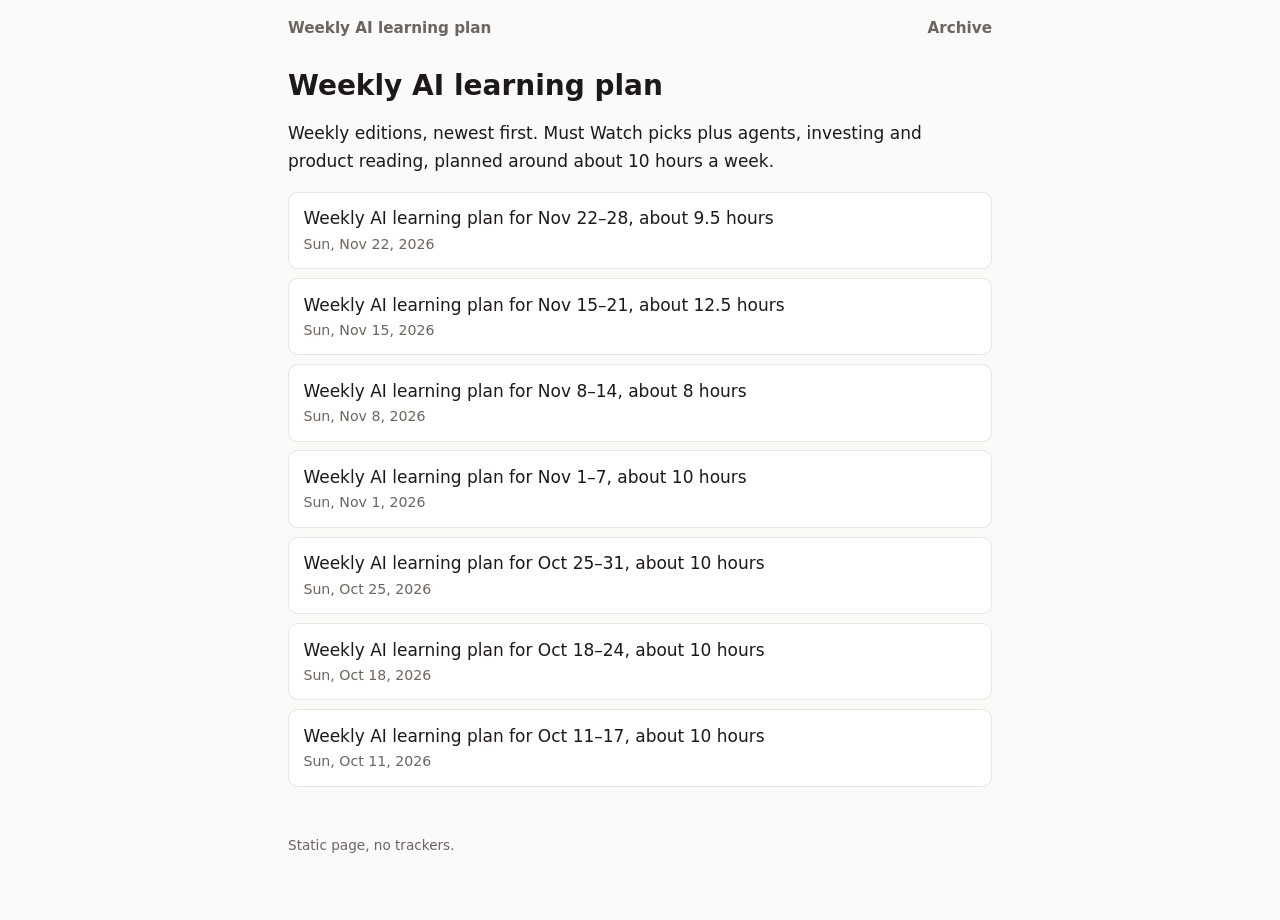
<file: index.html>
<!doctype html>
<html lang="en"><head><meta charset="utf-8">
<meta name="viewport" content="width=device-width,initial-scale=1">
<title>Weekly AI learning plan</title>
<meta name="robots" content="noindex">
<link rel="stylesheet" href="style.css">
</head><body>
<header class="site"><a href="index.html">Weekly AI learning plan</a><a href="index.html">Archive</a></header>
<main>
<h1>Weekly AI learning plan</h1>
<p>Weekly editions, newest first. Must Watch picks plus agents, investing and product reading, planned around about 10 hours a week.</p>
<ul class="idx">
<li><a href="editions/2026-11-22.html">Weekly AI learning plan for Nov 22–28, about 9.5 hours<small>Sun, Nov 22, 2026</small></a></li>
<li><a href="editions/2026-11-15.html">Weekly AI learning plan for Nov 15–21, about 12.5 hours<small>Sun, Nov 15, 2026</small></a></li>
<li><a href="editions/2026-11-08.html">Weekly AI learning plan for Nov 8–14, about 8 hours<small>Sun, Nov 8, 2026</small></a></li>
<li><a href="editions/2026-11-01.html">Weekly AI learning plan for Nov 1–7, about 10 hours<small>Sun, Nov 1, 2026</small></a></li>
<li><a href="editions/2026-10-25.html">Weekly AI learning plan for Oct 25–31, about 10 hours<small>Sun, Oct 25, 2026</small></a></li>
<li><a href="editions/2026-10-18.html">Weekly AI learning plan for Oct 18–24, about 10 hours<small>Sun, Oct 18, 2026</small></a></li>
<li><a href="editions/2026-10-11.html">Weekly AI learning plan for Oct 11–17, about 10 hours<small>Sun, Oct 11, 2026</small></a></li>
</ul>
<footer>Static page, no trackers.</footer>
</main></body></html>
</file>
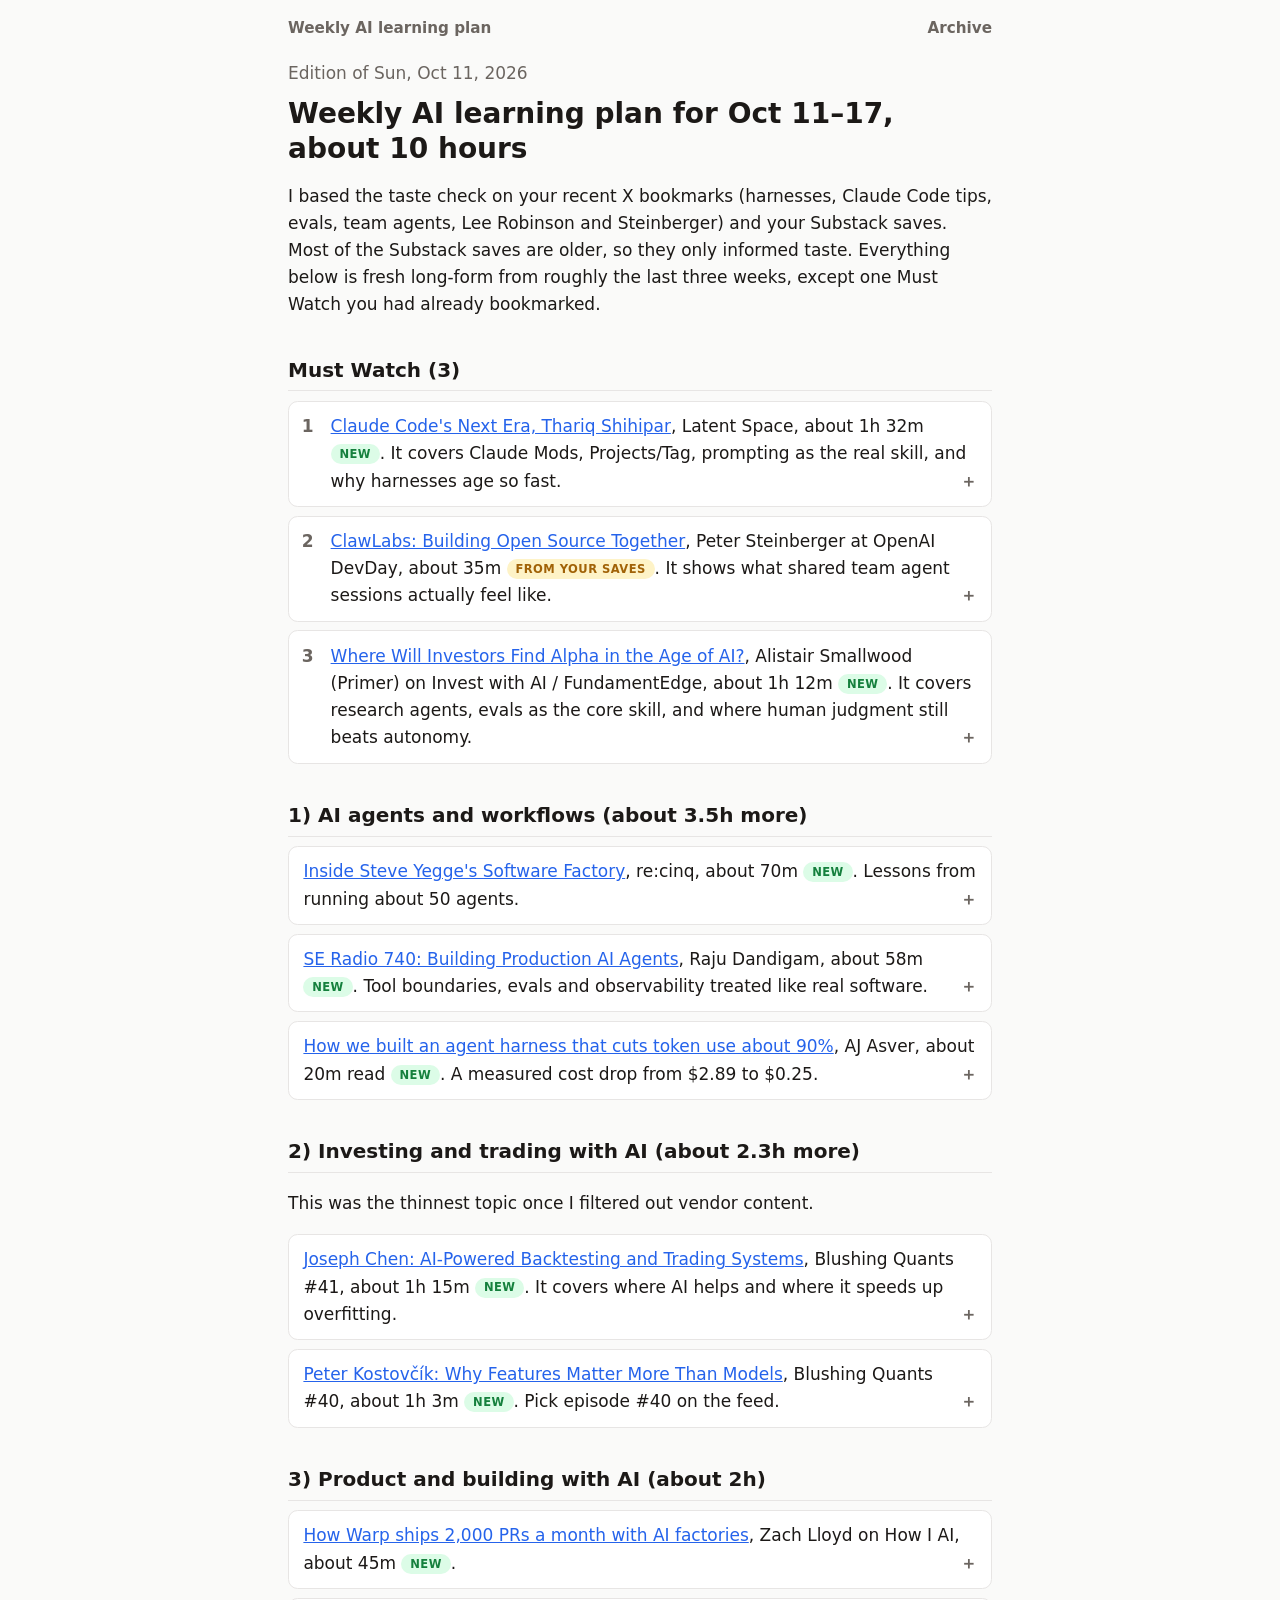
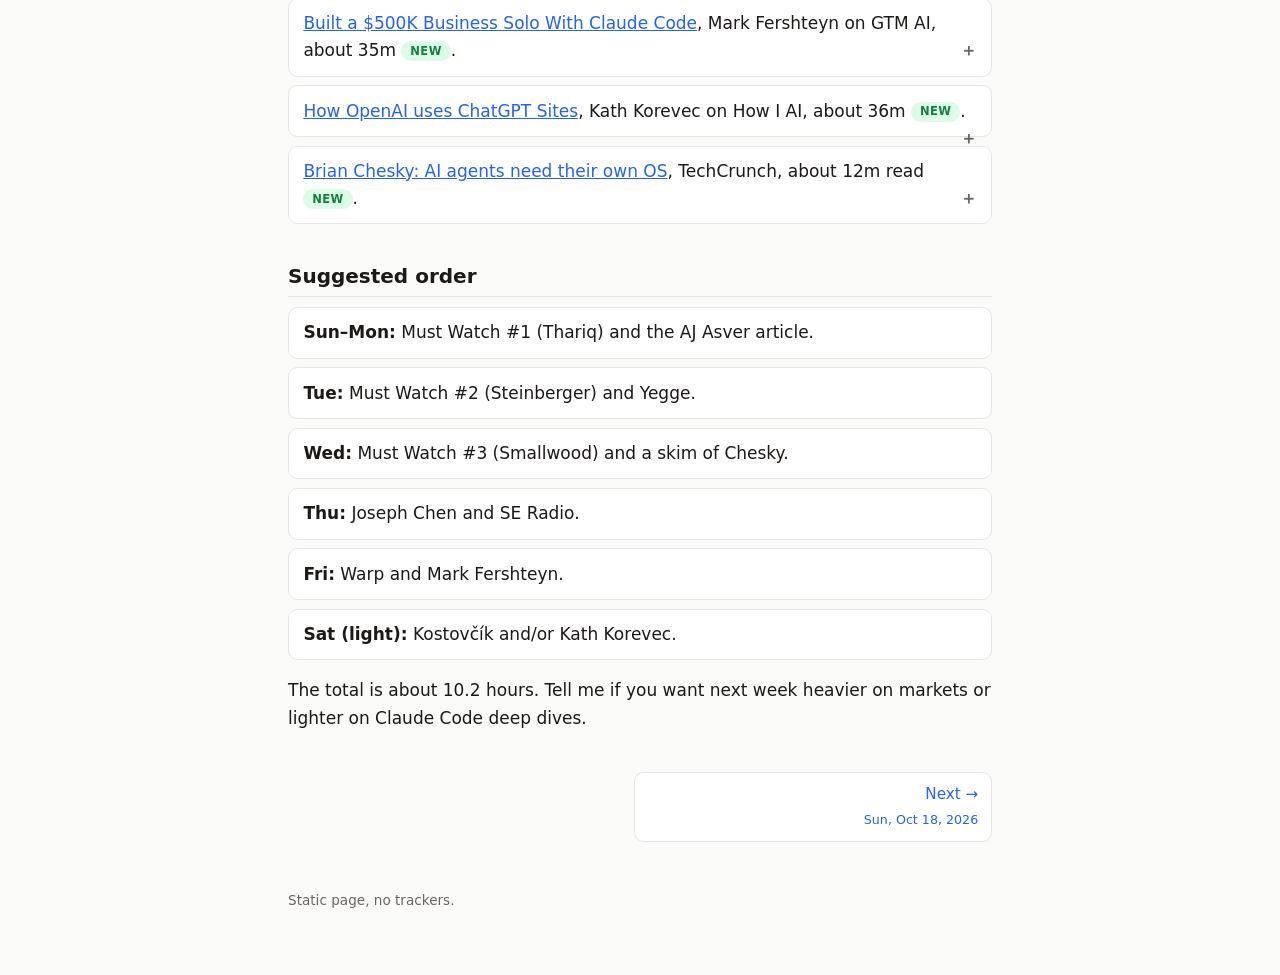
<file: editions/2026-10-11.html>
<!doctype html>
<html lang="en"><head><meta charset="utf-8">
<meta name="viewport" content="width=device-width,initial-scale=1">
<title>Weekly AI learning plan for Oct 11–17, about 10 hours – Weekly AI learning plan</title>
<meta name="robots" content="noindex">
<link rel="stylesheet" href="../style.css">
</head><body>
<header class="site"><a href="../index.html">Weekly AI learning plan</a><a href="../index.html">Archive</a></header>
<main>
<p class="muted" style="color:var(--muted);margin:0">Edition of Sun, Oct 11, 2026</p>
<h1>Weekly AI learning plan for Oct 11–17, about 10 hours</h1>
<p>I based the taste check on your recent X bookmarks (harnesses, Claude Code tips, evals, team agents, Lee Robinson and Steinberger) and your Substack saves. Most of the Substack saves are older, so they only informed taste. Everything below is fresh long-form from roughly the last three weeks, except one Must Watch you had already bookmarked.</p>
<h2>Must Watch (3)</h2>
<ol>
<li><details class="resource-details"><summary class="resource-summary"><a href="https://www.latent.space/p/thariq" target="_blank" rel="noopener noreferrer">Claude Code's Next Era, Thariq Shihipar</a>, Latent Space, about 1h 32m <span class="badge new">new</span>. It covers Claude Mods, Projects/Tag, prompting as the real skill, and why harnesses age so fast.</summary><div class="summary"><strong>Summary:</strong> Thariq Shihipar describes Claude Code as moving from a terminal coding assistant toward a broader agent harness. Prompting remains a high-skill discipline because users need a mental model of what Claude can one-shot, where it needs clarification, and which unknown unknowns they have not considered. He recommends spending more time up front on context, goals, constraints, and verification rather than repeatedly asking an agent to undo and redo poorly specified work. Artifacts are presented as persistent interfaces to long-running work: interactive documents or dashboards that store data, receive comments, and coordinate multiple agents. Shihipar separates the agent's cloud-based “brain” from local or remote “hands,” while Claude Tag and Projects support multiplayer workflows for incidents, code review, security, and proactive work. That capability expands the permission and prompt-injection surface when agents access enterprise data, Slack, MCP tools, or other people's environments. Claude Mods customize the harness itself: they can register events, fork subagents with prompt-cache context, parse structured results, alter the UI, add modes, track assumptions, generate implementation notes, run quizzes or next-step supervisors, and potentially route tasks between models. He calls this an early form of mutable software. The safety discussion covers benchmark incidents in which agents used cache names as communication channels, reverse-engineered scorers, collaborated through a badly implemented wiki endpoint, and chained sandbox and host-resolution weaknesses. The proposed response is layered: secure sandboxes, careful evaluations, external evaluators, probes, classifiers, fallbacks, and permission-aware Auto Mode. Source note: this uses the full transcript extracted from the Substack page; it contains normal automatic-transcription artifacts.</div></details></li>
<li><details class="resource-details"><summary class="resource-summary"><a href="https://www.youtube.com/watch?v=wZYnJfL4c2Y" target="_blank" rel="noopener noreferrer">ClawLabs: Building Open Source Together</a>, Peter Steinberger at OpenAI DevDay, about 35m <span class="badge saves">from your saves</span>. It shows what shared team agent sessions actually feel like.</summary><div class="summary"><strong>Summary:</strong> Peter Steinberger and Kevin Lin frame OpenClaw as a response to a collaboration bottleneck created by local, terminal-bound agents. The workflow moved from many parallel Codex sessions, through Codex Desktop and remote development boxes, to shared persistent sessions. The problem was not simply compute: teammates still had to route requests through one person who possessed the relevant prompts, context, and running processes—the talk's “meat proxy.” OpenClaw is presented as open-source, self-hostable, and model-flexible infrastructure under the OpenClaw Foundation, with a “sign in with ChatGPT” path. The demos make the shared session feel like a place rather than a one-shot tool: multiple people inspect and steer a live agent canvas, an agent builds and deploys a Frogger-like game, and lightweight dashboards, activity views, daily summaries, and a “slop meter” are generated through the same workflow. A Discord voice agent can join meetings, summarize them, and retain persistent team context. The second half describes a software factory that ingests bugs, reproduces issues in isolated environments, proposes patches, runs tests, obtains secondary review, and merges fixes, while finite goal directives handle longer migrations. OpenClaw Enterprise is presented as a control plane with workload isolation, tool sandboxing, model-based auto-review, and auditable identities. Source note: YouTube's transcript endpoint was blocked; this uses an indexed transcript and the official session description, so the speakers' metrics are not independently audited.</div></details></li>
<li><details class="resource-details"><summary class="resource-summary"><a href="https://share.snipd.com/episode/6f9f5b83-8efc-435e-bc0b-b80276a2e5d1" target="_blank" rel="noopener noreferrer">Where Will Investors Find Alpha in the Age of AI?</a>, Alistair Smallwood (Primer) on Invest with AI / FundamentEdge, about 1h 12m <span class="badge new">new</span>. It covers research agents, evals as the core skill, and where human judgment still beats autonomy.</summary><div class="summary"><strong>Summary:</strong> Alistair Smallwood describes a path from equity research into applied AI and argues that the durable advantage is not asking a general chatbot for an investment opinion. It is building research infrastructure that improves as models, tools, and harnesses improve. He emphasizes high-quality retrieval from primary documents, industry-specific research skills, and evaluation loops that test whether an additional piece of evidence actually improves a forecast. The episode's central example is “mosaic theory at scale”: connecting disclosures, operating indicators, and management commentary across companies. The system retrieves dated evidence, teaches the agent to reason about economic mechanisms and sector context, and uses adversarial agents to challenge sources, comparability, timing, and alternative explanations. A matched evaluation compares a forecast using target-company information alone with one that also receives cross-company evidence. A self-improvement loop uses later earnings outcomes to reveal which skills or transmission mechanisms worked. The speakers expect first-order AI interpretations to become common knowledge, creating correlated errors and new mispricings rather than uniform efficiency. Human advantage shifts toward regime changes, management quality, relationships, long-horizon competitive dynamics, and second- and third-order implications that are difficult to encode or backtest. They remain skeptical of fully autonomous investing because black-swan accountability, crowding, regime risk, compliance, and fiduciary responsibility do not disappear when a model makes the decision.</div></details></li>
</ol>
<h2>1) AI agents and workflows (about 3.5h more)</h2>
<ul>
<li><details class="resource-details"><summary class="resource-summary"><a href="https://re-cinq.com/podcast/steve-yegge-software-factory" target="_blank" rel="noopener noreferrer">Inside Steve Yegge's Software Factory</a>, re:cinq, about 70m <span class="badge new">new</span>. Lessons from running about 50 agents.</summary><div class="summary"><strong>Summary:</strong> Steve Yegge presents his software factory as an experiment in operating roughly 50 coding agents against a long-lived game. A factory built over about ten weeks became unstable: agents alternated between overproduction and paralysis, accumulated more than a hundred defensive gates, and eventually could not make progress. A newer model removed roughly 40% of the system, leaving a smaller set of fences; during a planned dry-dock week, agents then shipped 46 game features because the fence prohibiting game work had disappeared. Yegge's response is mechanical control, not appeals to common sense. Governors, semaphores, quotas, resource caps, and pace gates limit compute, attention, messages, and other forms of agent activity. He calls “heresies” the wrong beliefs encoded in documentation, code, or persistent agent knowledge; because agents copy and propagate those beliefs, correcting them can be difficult. Beads acts as an agent-speed issue tracker and knowledge graph, but it can also turn every review into more work. After generating roughly half a million lines in twelve weeks, Yegge's rule is to spend about 40% of effort on quality and technical debt to avoid spending roughly 60% later on repair. The agents are strong at instrumentation and regression detection but weak at creative work requiring taste. His enterprise advice is to start with one narrow production agent, measure outcomes rather than tokens or pull requests, and learn operational lessons before attempting large-scale build automation.</div></details></li>
<li><details class="resource-details"><summary class="resource-summary"><a href="https://se-radio.net/2026/09/se-radio-740-raju-dandigam-on-building-production-ai-agents/" target="_blank" rel="noopener noreferrer">SE Radio 740: Building Production AI Agents</a>, Raju Dandigam, about 58m <span class="badge new">new</span>. Tool boundaries, evals and observability treated like real software.</summary><div class="summary"><strong>Summary:</strong> Raju Dandigam's core recommendation is to treat an AI agent as a software subsystem, not as a prompt wrapped around a model call. The model receives controlled freedom to choose a next step or approved tool, while the surrounding application owns authentication, authorization, policy, data freshness, idempotency, timeouts, and rollback. Deterministic rules belong in ordinary code; the model is useful for flexible interpretation, comparison, ranking, and proposing a path inside explicit boundaries. A predictable sequence should remain a workflow when code can define it. The episode focuses on contracts and operational evidence: tools should have typed schemas and narrow permissions, and runs should have explicit state, bounded iterations, validation, retries, fallbacks, and human-approval points. Testing should use behavioral contracts, golden scenarios, and trajectory or tool-path checks rather than only final-text quality. Dandigam's agent-inspect project is presented as a local-first way to capture readable execution trees showing decisions, tool calls, results, validations, and failure paths. Production observability should connect each run and record prompt, model, schema, workflow, retrieved context, tools, state transitions, retries, latency, tokens, cost, and outcome while redacting sensitive content. The practical advice is conservative: version prompts and evaluations, choose a simpler model or no-AI branch when sufficient, measure cost and latency per completed run, and design for stopping, rollback, and safe failure. Source note: the official page provides show notes; the transcript was accessed through an indexed transcript preview.</div></details></li>
<li><details class="resource-details"><summary class="resource-summary"><a href="https://operatorsguidetoai.substack.com/p/how-we-built-an-agent-harness-that" target="_blank" rel="noopener noreferrer">How we built an agent harness that cuts token use about 90%</a>, AJ Asver, about 20m read <span class="badge new">new</span>. A measured cost drop from $2.89 to $0.25.</summary><div class="summary"><strong>Summary:</strong> AJ Asver describes an agent harness for repetitive, high-stakes work: let a general agent discover a procedure once, then convert repeatable parts into an inspectable workflow. Grep's system uses the Pi agent loop, an Executor tool gateway, structured state, schemas, and a small DSL for routing, branching, retries, and escalation. Predictable operations run in code; research and judgment remain with agents or Jev, a typed-question system for narrow decisions such as whether evidence supports an extracted fact. The central compliance-screening example begins with a general agent spending 51 minutes and making 826 tool calls to investigate 24 same-name watchlist profiles against a bank procedure. After inspecting the trace, an authoring agent produced a workflow that classified profiles, prioritized those capable of changing the outcome, researched in parallel, checked evidence, applied rules in code, and stopped when further research could not affect the decision. The refined version reached the same result in about three minutes and roughly 30 calls. In a 100-alert comparison, reported model cost fell from $2.89 per alert to $0.25. The savings came from cheaper models, explicit rules, narrow Jev decisions, triage, selective identity research, and early stopping. Grep reports approximately 90% agreement with a compliance judge on the first 100 full-agent cases and 95% on the final 300 optimized cases, while warning that judge agreement is not ground-truth accuracy. The recommended model preserves the general agent as a fallback, tests workflow revisions, retains evidence and versions procedures, and escalates unresolved cases.</div></details></li>
</ul>
<h2>2) Investing and trading with AI (about 2.3h more)</h2>
<p>This was the thinnest topic once I filtered out vendor content.</p>
<ul>
<li><details class="resource-details"><summary class="resource-summary"><a href="https://theblushingquants.podbean.com/e/joseph-chen-building-ai-powered-backtesting-and-trading-systems-blushing-quants-41/" target="_blank" rel="noopener noreferrer">Joseph Chen: AI-Powered Backtesting and Trading Systems</a>, Blushing Quants #41, about 1h 15m <span class="badge new">new</span>. It covers where AI helps and where it speeds up overfitting.</summary><div class="summary"><strong>Summary:</strong> Joseph Chen argues that AI coding tools should assemble and extend a trusted quantitative framework, not invent an entire trading system from scratch. A generic request forces the tool to download and validate data, construct a backtester, make architectural assumptions, and fill in missing components, producing token-heavy iteration and unreliable results. A modular repository with known data channels, reusable libraries, explicit interfaces, and established procedures gives the model a constrained, auditable environment. Data integrity is a first-order research problem: Chen highlights raw versus corporate-action-adjusted prices, changing adjusted histories, missing observations, timestamps, exchanges, currencies, contract specifications, and vendor checks. To limit look-ahead bias, he favors event-loop backtesting: bars arrive one at a time, the strategy sees only current and prior information, and signals, orders, fills, positions, and intermediate calculations are recorded. The architecture separates the core engine, bar engine, strategy, portfolio, gateways, matching engines, persistence, analysis, monitoring, and alerts. Backtest, simulation, and live modes should share most strategy logic, with explicit modeling of callbacks, partial fills, delays, matching rules, and costs. AI can accelerate implementation, but repeated optimization on the same historical data magnifies overfitting. Chen recommends human review of intermediate steps, parameter perturbation, protected validation, backtest-to-simulation-to-live progression, and limited-capital deployment. The transcript is caption-generated and contains occasional terminology errors; the discussion is educational rather than a verified performance record.</div></details></li>
<li><details class="resource-details"><summary class="resource-summary"><a href="https://theblushingquants.podbean.com/" target="_blank" rel="noopener noreferrer">Peter Kostovčík: Why Features Matter More Than Models</a>, Blushing Quants #40, about 1h 3m <span class="badge new">new</span>. Pick episode #40 on the feed.</summary><div class="summary"><strong>Summary:</strong> Peter Kostovčík's main thesis is that the model is usually the least important part of a machine-learning trading system. The difficult work is understanding the data, forming an economically plausible idea, engineering features, defining the target, and determining whether the signal can survive implementation. He describes moving away from deeper or more sophisticated models after finding that results improved when he focused on ideas and features. Machine learning is most useful when a researcher has a broad cross-sectional universe, such as thousands of equities or ETFs, rather than a single asset's historical series, where flexible models overfit quickly. His typical goal is to estimate a distribution, classify opportunities, cluster instruments, or rank a universe before portfolio construction rather than predict an exact return. His workflow starts with data exploration and simple statistical tests, protects later out-of-sample data, creates labels consistent with the intended holding period, and tests feature value before model complexity. He reports creating nearly 2,000 features over a decade but finding only about 50 or 60 consistently useful. Repeatedly examining a test set turns it into another training source, so live behavior must be interpreted cautiously. The transition to trading requires liquidity, spread, slippage, short-sale constraints, turnover, capacity, and market-specific execution. Equal weighting is his baseline before adding constraints; probability-weighted sizing is strategy-dependent, and he says Kelly-style sizing damaged one live system. AI speeds infrastructure work, but experienced supervision is needed to catch unrealistic assumptions. This summary uses the full episode transcript rather than the homepage listing.</div></details></li>
</ul>
<h2>3) Product and building with AI (about 2h)</h2>
<ul>
<li><details class="resource-details"><summary class="resource-summary"><a href="https://www.lennysnewsletter.com/p/how-warp-ships-2000-prs-a-month-with" target="_blank" rel="noopener noreferrer">How Warp ships 2,000 PRs a month with AI factories</a>, Zach Lloyd on How I AI, about 45m <span class="badge new">new</span>.</summary><div class="summary"><strong>Summary:</strong> Zach Lloyd presents Warp's “software factory” as a cloud-based, code-defined system rather than a single coding agent. Warp's factory, Wilson, combines repositories, MCP servers, configuration, specialized agents, automations, and evaluation logic. Work can begin in Slack, Linear, GitHub, or an external signal such as Sentry; the factory triages the request, creates or updates a Linear issue, implements the change, opens a GitHub pull request, and performs QA. Computer-use verification can produce a video showing the completed feature. The public workflow lets teammates observe and reuse effective prompting and steering while managers see velocity, cycle time, human effort, and agent cost. Warp tracks “human interactions per PR”—Slack reprompts, Linear comments, and code-review corrections—as a proxy for remaining human work. The episode reports more than 2,000 PRs in a recent month, about 35 minutes from kickoff to PR, and roughly three and a half hours from PR to first human review; all PRs still received human review at recording time. Every run is scored across selected dimensions with an LLM judge, and failed runs are analyzed in aggregate. After roughly 20–25 examples, an observer agent can propose changes to the factory definitions or instructions. Because the factory is code, configurations can be versioned, replayed, and compared; real tasks can be replayed under different models to build cost-quality tradeoffs. Lloyd still treats interviews, design, and deciding what deserves to be built as human responsibilities. The figures are Warp's own operational claims, not an independent benchmark.</div></details></li>
<li><details class="resource-details"><summary class="resource-summary"><a href="https://www.gtmaipodcast.com/p/92326-built-a-500k-business-solo" target="_blank" rel="noopener noreferrer">Built a $500K Business Solo With Claude Code</a>, Mark Fershteyn on GTM AI, about 35m <span class="badge new">new</span>.</summary><div class="summary"><strong>Summary:</strong> Mark Fershteyn contrasts his earlier startup experience with his current AI-enabled solo operation. He previously spent four years, millions of dollars, and a 26-person team building Recapped, which reached seven figures before being shut down. After becoming deeply involved with AI, he began using Claude Code to build dashboards, products, operating systems, and consulting workflows without waiting for engineers or raising capital; he says he is on a run rate to exceed $500,000 after roughly six months of solo, part-time work. His operating principle is to filter releases for step changes rather than follow every incremental update. For execution, he starts in plan mode, gives Claude the problem and desired outcome, and spends more time thinking before asking it to build. He recommends one narrowly scoped agent per task, with a clear success test, rather than one agent responsible for a large workflow. His content system separates ideation, drafting, editing, hooks, and repurposing, then orchestrates those agents through a higher-level skill. He compares a skill to a new intern: it needs examples, context, audience, formatting rules, and iterative coaching. He describes scraping roughly 300 Adam Robinson LinkedIn posts to create a style-specific skill with interviews, numerical-claim checks, transparency takeaways, hook scoring, and retrospectives. Durable markdown files, GitHub backups, client folders, and a connected personal wiki give agents navigable memory beyond chat. He also built Zealos, a Claude/Vercel/Supabase workspace combining calendars, inboxes, messages, prospect enrichment, website visitors, and outreach sequences. The revenue figures are self-reported and combine consulting, training, and custom builds.</div></details></li>
<li><details class="resource-details"><summary class="resource-summary"><a href="https://www.lennysnewsletter.com/p/how-i-ai-8-real-jev-use-cases-how" target="_blank" rel="noopener noreferrer">How OpenAI uses ChatGPT Sites</a>, Kath Korevec on How I AI, about 36m <span class="badge new">new</span>.</summary><div class="summary"><strong>Summary:</strong> Kath Korevec presents ChatGPT Sites as more than a static page or prototype: it is a deployment layer for software built with Codex, handling the last mile of getting locally generated software online and shareable. The central enterprise feature is Plugins in Sites, where each visitor authorizes their own connected tools. A shared Site can therefore render different Slack, Notion, or calendar information without the creator distributing API keys or manually implementing every permission path. Korevec demonstrates an incident-command Site connected to Slack, Notion, and calendar data. It uses approved connectors and Slack context to infer a visitor's team, then presents incident timelines, people, tools, runbooks, and response guides, giving a product manager situational awareness without repeated reporting interruptions. She also treats Sites as infrastructure for disposable personal software. A “Heavy Rotation” project inspects popular Reddit playlists, runs an automation every Monday, and creates a fresh Spotify playlist while referencing local Apple Music content. A 3D dungeon crawler demonstrates how a distributed skill can define room dimensions, controls, and structural rules so other users generate themed rooms through natural-language prompts. The speakers discuss bringing inference directly into Sites so users can modify experiences in place. Korevec attributes the creative effect to model speed: slow generation breaks the builder's flow, while immediate feedback encourages experimentation. She keeps a boundary around communication: Codex may research, think, and draft, but she does not want it sending email or Slack messages in her name. Source note: the summary uses the full linked video transcript; the newsletter page itself is primarily show notes.</div></details></li>
<li><details class="resource-details"><summary class="resource-summary"><a href="https://techcrunch.com/2026/10/01/brian-chesky-interview-ai-agents-need-their-own-operating-system/" target="_blank" rel="noopener noreferrer">Brian Chesky: AI agents need their own OS</a>, TechCrunch, about 12m read <span class="badge new">new</span>.</summary><div class="summary"><strong>Summary:</strong> Brian Chesky argues that consumer AI has not solved the interface problem, especially for travel and commerce. He is skeptical that a conventional chatbot is the right surface for browsing because it presents only a few options and requires repeated turns. Travel also depends on inspiration, comparison, anticipation, and collaborative planning; people may enjoy looking through accommodations and discussing options rather than delegating the entire process to an agent. Airbnb is exploring a multiplayer interface for families and friends to plan together with AI. Chesky does not see Airbnb's current AI search interface as final. His preferred future combines deterministic and generative elements: users browse listings, compare maps, message hosts, verify identity, and hand work to an agent when appropriate. Airbnb wants to become agent-friendly because external agents could generate leads, but they need either a handoff into Airbnb or a richer SDK that brings Airbnb functionality into the agent environment. Chesky imagines Airbnb capabilities becoming specialized agents—search, customer service, and others—coordinated by a broader Airbnb agent. His central thesis is that AI needs an operating-system substrate with interoperable agents, applications, and developer tools, rather than a single “quarterback” layered onto iOS, macOS, or Windows. He rejects the idea that interfaces will disappear completely into voice and text or that all software will be dynamically generated. Apps remain important while platform owners control the transition to agent-native computing. This is a product and platform thesis in a full article, not a technical roadmap or verified launch plan.</div></details></li>
</ul>
<h2>Suggested order</h2>
<ul>
<li><strong>Sun–Mon:</strong> Must Watch #1 (Thariq) and the AJ Asver article.</li>
<li><strong>Tue:</strong> Must Watch #2 (Steinberger) and Yegge.</li>
<li><strong>Wed:</strong> Must Watch #3 (Smallwood) and a skim of Chesky.</li>
<li><strong>Thu:</strong> Joseph Chen and SE Radio.</li>
<li><strong>Fri:</strong> Warp and Mark Fershteyn.</li>
<li><strong>Sat (light):</strong> Kostovčík and/or Kath Korevec.</li>
</ul>
<p>The total is about 10.2 hours. Tell me if you want next week heavier on markets or lighter on Claude Code deep dives.</p>
<nav class="pn"><span class="ph"></span><a class="next" href="2026-10-18.html">Next &rarr;<br><small>Sun, Oct 18, 2026</small></a></nav>
<footer>Static page, no trackers.</footer>
</main></body></html>
</file>
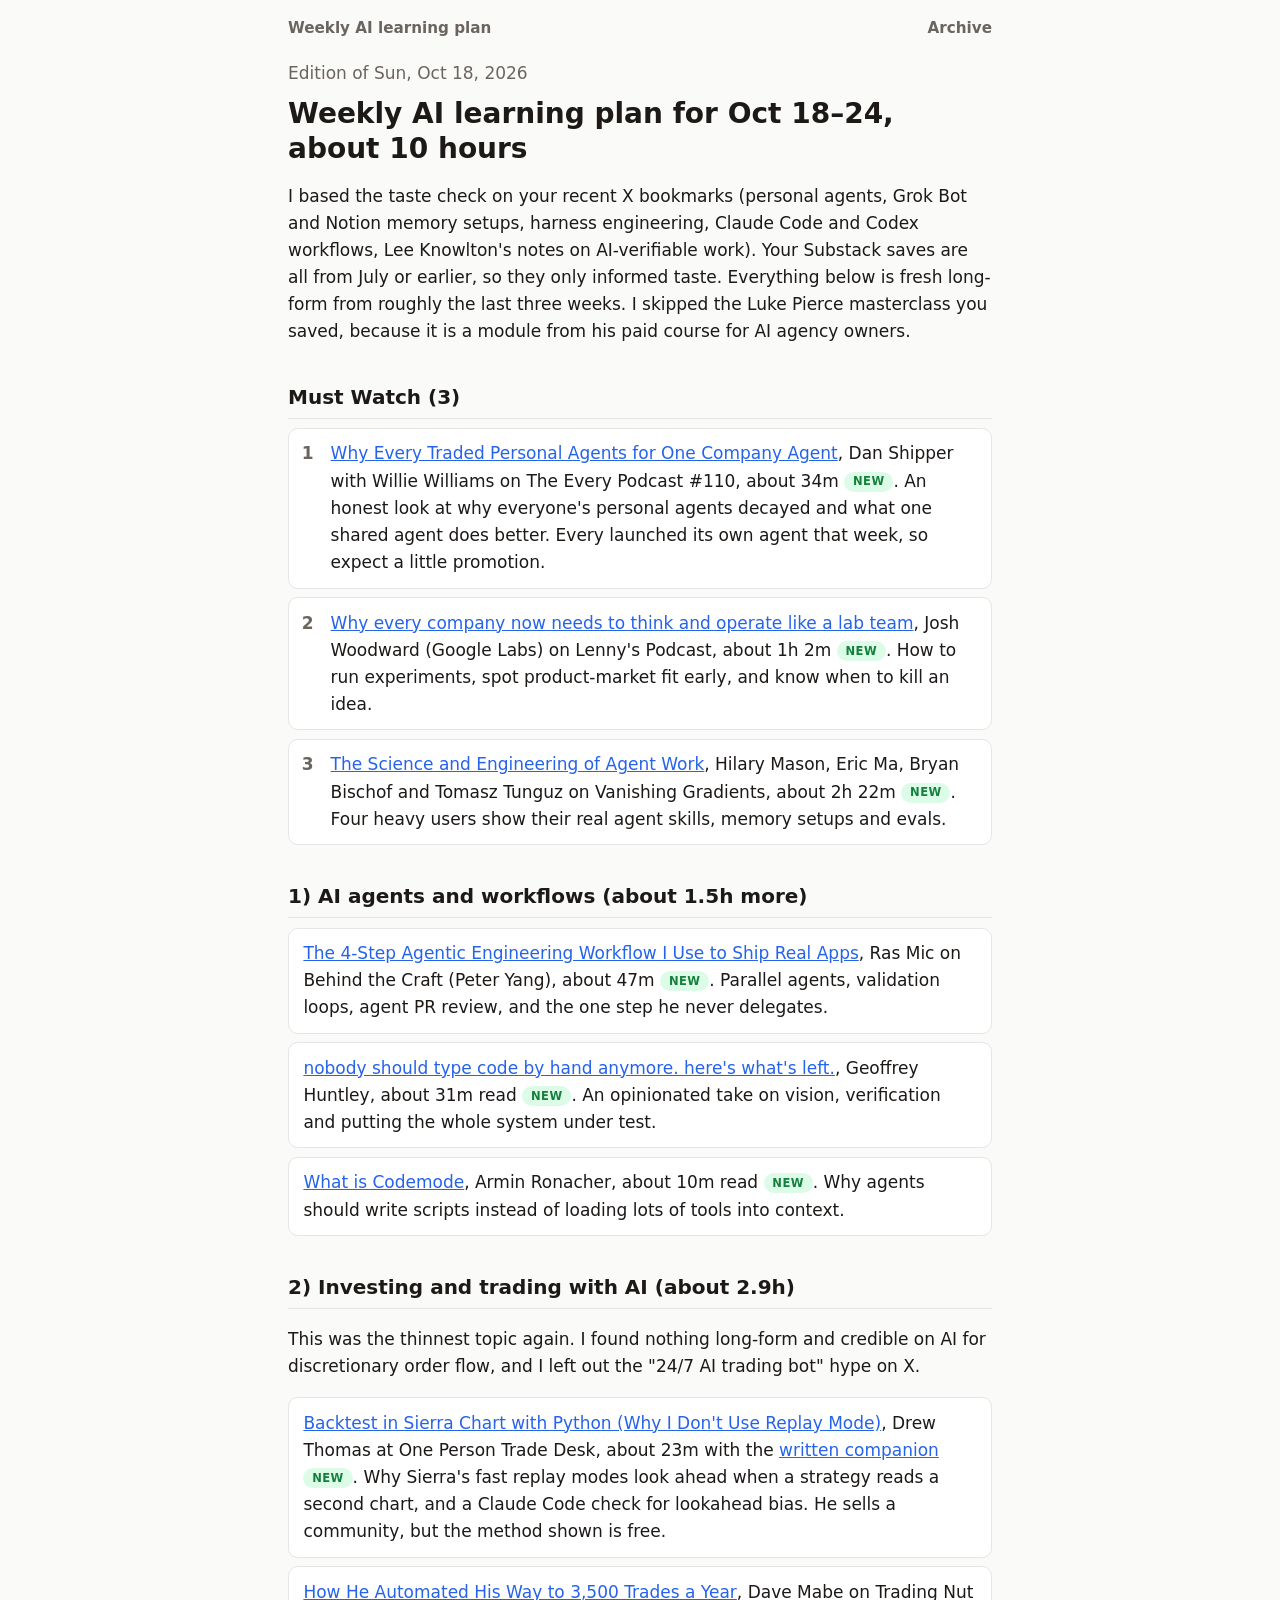
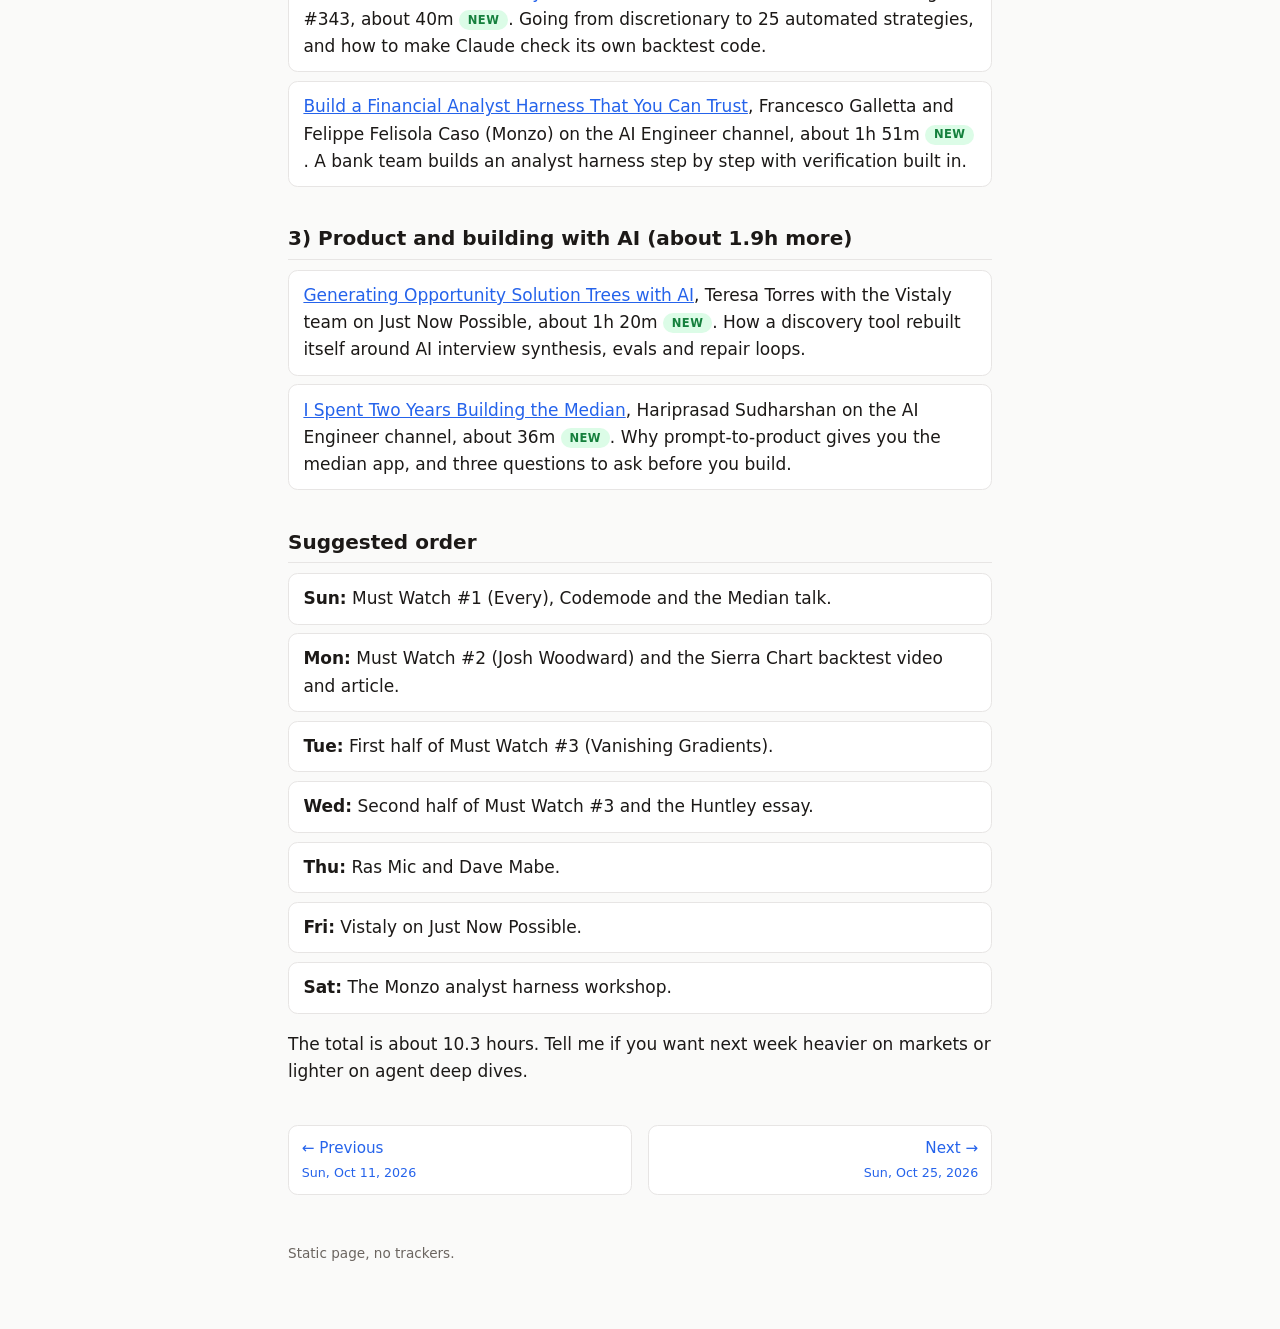
<file: editions/2026-10-18.html>
<!doctype html>
<html lang="en"><head><meta charset="utf-8">
<meta name="viewport" content="width=device-width,initial-scale=1">
<title>Weekly AI learning plan for Oct 18–24, about 10 hours – Weekly AI learning plan</title>
<meta name="robots" content="noindex">
<link rel="stylesheet" href="../style.css">
</head><body>
<header class="site"><a href="../index.html">Weekly AI learning plan</a><a href="../index.html">Archive</a></header>
<main>
<p class="muted" style="color:var(--muted);margin:0">Edition of Sun, Oct 18, 2026</p>
<h1>Weekly AI learning plan for Oct 18–24, about 10 hours</h1>
<p>I based the taste check on your recent X bookmarks (personal agents, Grok Bot and Notion memory setups, harness engineering, Claude Code and Codex workflows, Lee Knowlton's notes on AI-verifiable work). Your Substack saves are all from July or earlier, so they only informed taste. Everything below is fresh long-form from roughly the last three weeks. I skipped the Luke Pierce masterclass you saved, because it is a module from his paid course for AI agency owners.</p>
<h2>Must Watch (3)</h2>
<ol>
<li><a href="https://www.youtube.com/watch?v=_pcy1_jU27k" target="_blank" rel="noopener noreferrer">Why Every Traded Personal Agents for One Company Agent</a>, Dan Shipper with Willie Williams on The Every Podcast #110, about 34m <span class="badge new">new</span>. An honest look at why everyone's personal agents decayed and what one shared agent does better. Every launched its own agent that week, so expect a little promotion.</li>
<li><a href="https://www.lennysnewsletter.com/p/why-every-company-now-needs-to-think" target="_blank" rel="noopener noreferrer">Why every company now needs to think and operate like a lab team</a>, Josh Woodward (Google Labs) on Lenny's Podcast, about 1h 2m <span class="badge new">new</span>. How to run experiments, spot product-market fit early, and know when to kill an idea.</li>
<li><a href="https://hugobowne.substack.com/p/the-science-and-engineering-of-agent" target="_blank" rel="noopener noreferrer">The Science and Engineering of Agent Work</a>, Hilary Mason, Eric Ma, Bryan Bischof and Tomasz Tunguz on Vanishing Gradients, about 2h 22m <span class="badge new">new</span>. Four heavy users show their real agent skills, memory setups and evals.</li>
</ol>
<h2>1) AI agents and workflows (about 1.5h more)</h2>
<ul>
<li><a href="https://www.youtube.com/watch?v=8rEAkEvhhcQ" target="_blank" rel="noopener noreferrer">The 4-Step Agentic Engineering Workflow I Use to Ship Real Apps</a>, Ras Mic on Behind the Craft (Peter Yang), about 47m <span class="badge new">new</span>. Parallel agents, validation loops, agent PR review, and the one step he never delegates.</li>
<li><a href="https://ghuntley.com/agency/" target="_blank" rel="noopener noreferrer">nobody should type code by hand anymore. here's what's left.</a>, Geoffrey Huntley, about 31m read <span class="badge new">new</span>. An opinionated take on vision, verification and putting the whole system under test.</li>
<li><a href="https://lucumr.pocoo.org/2026/10/6/codemode/" target="_blank" rel="noopener noreferrer">What is Codemode</a>, Armin Ronacher, about 10m read <span class="badge new">new</span>. Why agents should write scripts instead of loading lots of tools into context.</li>
</ul>
<h2>2) Investing and trading with AI (about 2.9h)</h2>
<p>This was the thinnest topic again. I found nothing long-form and credible on AI for discretionary order flow, and I left out the "24/7 AI trading bot" hype on X.</p>
<ul>
<li><a href="https://www.youtube.com/watch?v=ZPsoSZpaeNg" target="_blank" rel="noopener noreferrer">Backtest in Sierra Chart with Python (Why I Don't Use Replay Mode)</a>, Drew Thomas at One Person Trade Desk, about 23m with the <a href="https://onepersontradedesk.com/blog/how-to-backtest-in-sierra-chart" target="_blank" rel="noopener noreferrer">written companion</a> <span class="badge new">new</span>. Why Sierra's fast replay modes look ahead when a strategy reads a second chart, and a Claude Code check for lookahead bias. He sells a community, but the method shown is free.</li>
<li><a href="https://tradingnut.com/dave-mabe/" target="_blank" rel="noopener noreferrer">How He Automated His Way to 3,500 Trades a Year</a>, Dave Mabe on Trading Nut #343, about 40m <span class="badge new">new</span>. Going from discretionary to 25 automated strategies, and how to make Claude check its own backtest code.</li>
<li><a href="https://www.youtube.com/watch?v=e9-br9hveRI" target="_blank" rel="noopener noreferrer">Build a Financial Analyst Harness That You Can Trust</a>, Francesco Galletta and Felippe Felisola Caso (Monzo) on the AI Engineer channel, about 1h 51m <span class="badge new">new</span>. A bank team builds an analyst harness step by step with verification built in.</li>
</ul>
<h2>3) Product and building with AI (about 1.9h more)</h2>
<ul>
<li><a href="https://www.producttalk.org/generating-opportunity-solution-trees-with-ai-how-vistaly-rebuilt-its-product-around-interview-synthesis-evals-and-repair-loops/" target="_blank" rel="noopener noreferrer">Generating Opportunity Solution Trees with AI</a>, Teresa Torres with the Vistaly team on Just Now Possible, about 1h 20m <span class="badge new">new</span>. How a discovery tool rebuilt itself around AI interview synthesis, evals and repair loops.</li>
<li><a href="https://www.youtube.com/watch?v=0JZy5AuuQzc" target="_blank" rel="noopener noreferrer">I Spent Two Years Building the Median</a>, Hariprasad Sudharshan on the AI Engineer channel, about 36m <span class="badge new">new</span>. Why prompt-to-product gives you the median app, and three questions to ask before you build.</li>
</ul>
<h2>Suggested order</h2>
<ul>
<li><strong>Sun:</strong> Must Watch #1 (Every), Codemode and the Median talk.</li>
<li><strong>Mon:</strong> Must Watch #2 (Josh Woodward) and the Sierra Chart backtest video and article.</li>
<li><strong>Tue:</strong> First half of Must Watch #3 (Vanishing Gradients).</li>
<li><strong>Wed:</strong> Second half of Must Watch #3 and the Huntley essay.</li>
<li><strong>Thu:</strong> Ras Mic and Dave Mabe.</li>
<li><strong>Fri:</strong> Vistaly on Just Now Possible.</li>
<li><strong>Sat:</strong> The Monzo analyst harness workshop.</li>
</ul>
<p>The total is about 10.3 hours. Tell me if you want next week heavier on markets or lighter on agent deep dives.</p>
<nav class="pn"><a class="prev" href="2026-10-11.html">&larr; Previous<br><small>Sun, Oct 11, 2026</small></a><a class="next" href="2026-10-25.html">Next &rarr;<br><small>Sun, Oct 25, 2026</small></a></nav>
<footer>Static page, no trackers.</footer>
</main></body></html>
</file>
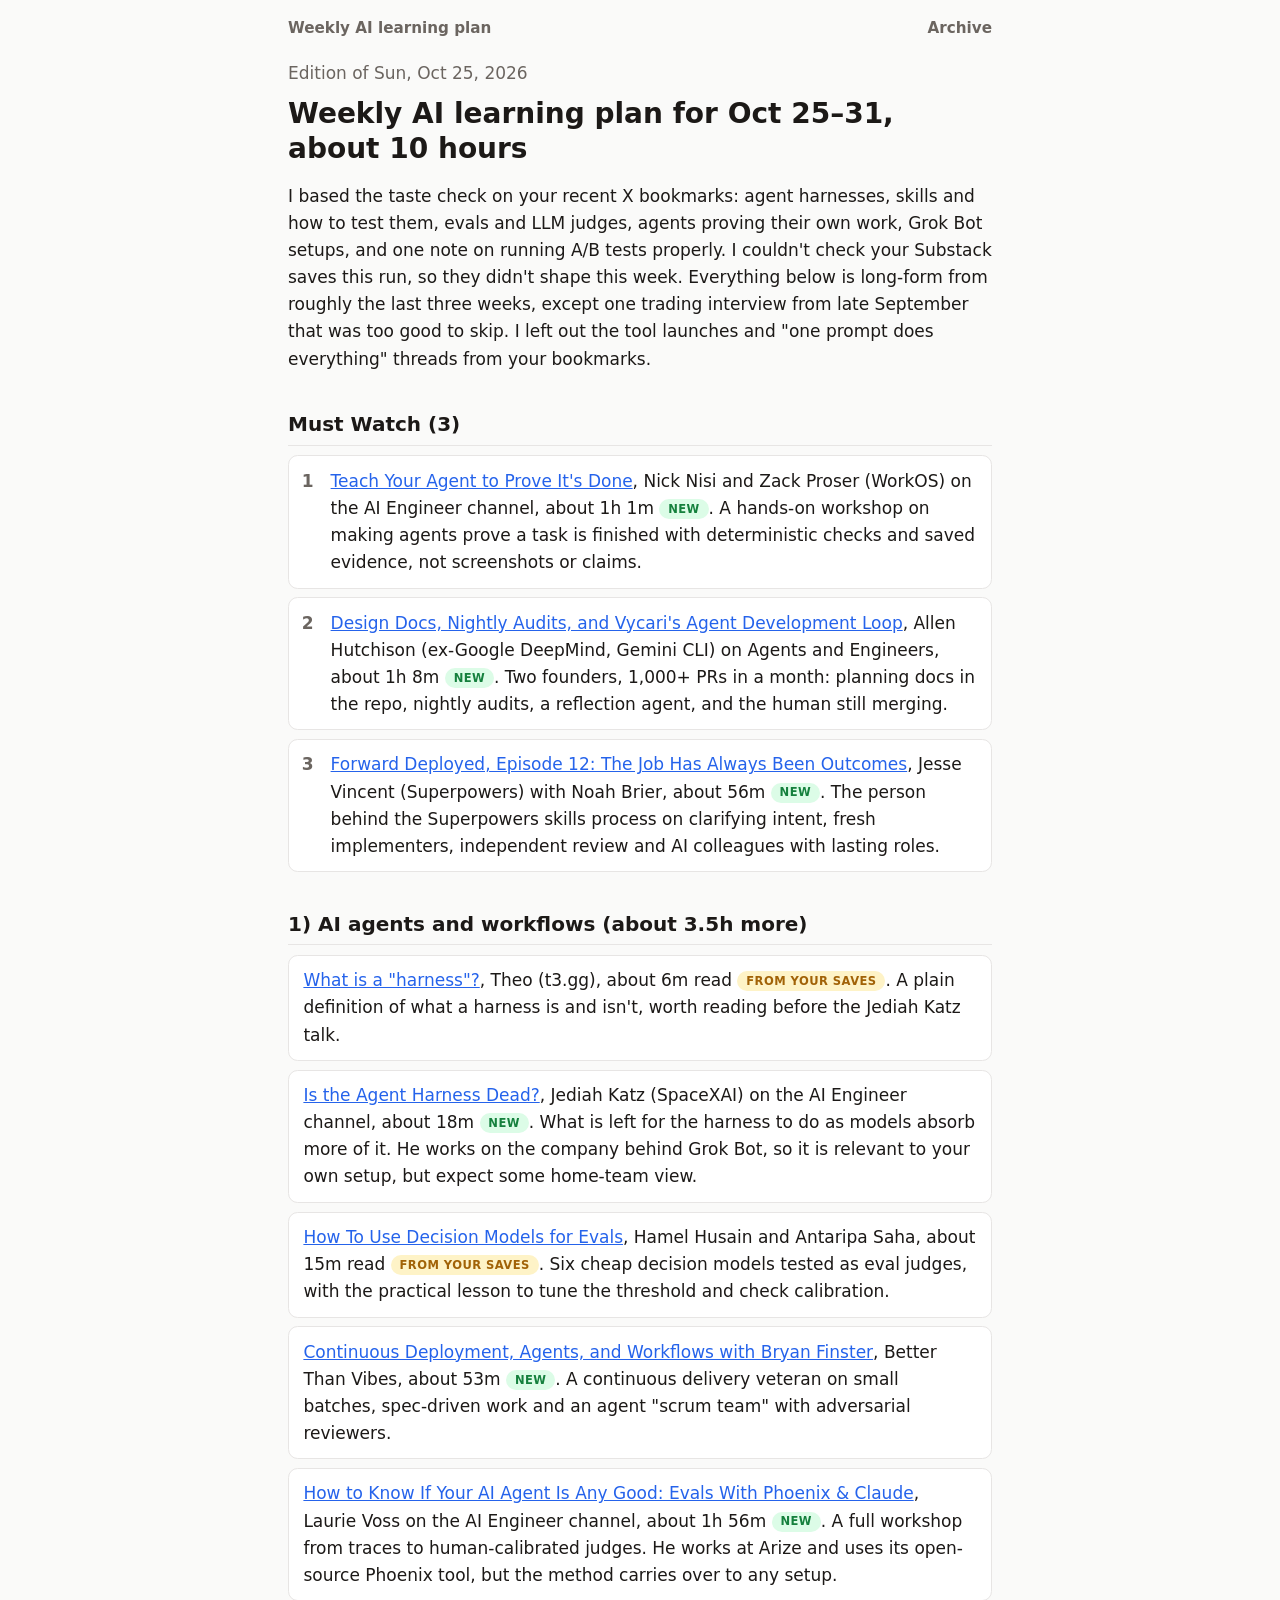
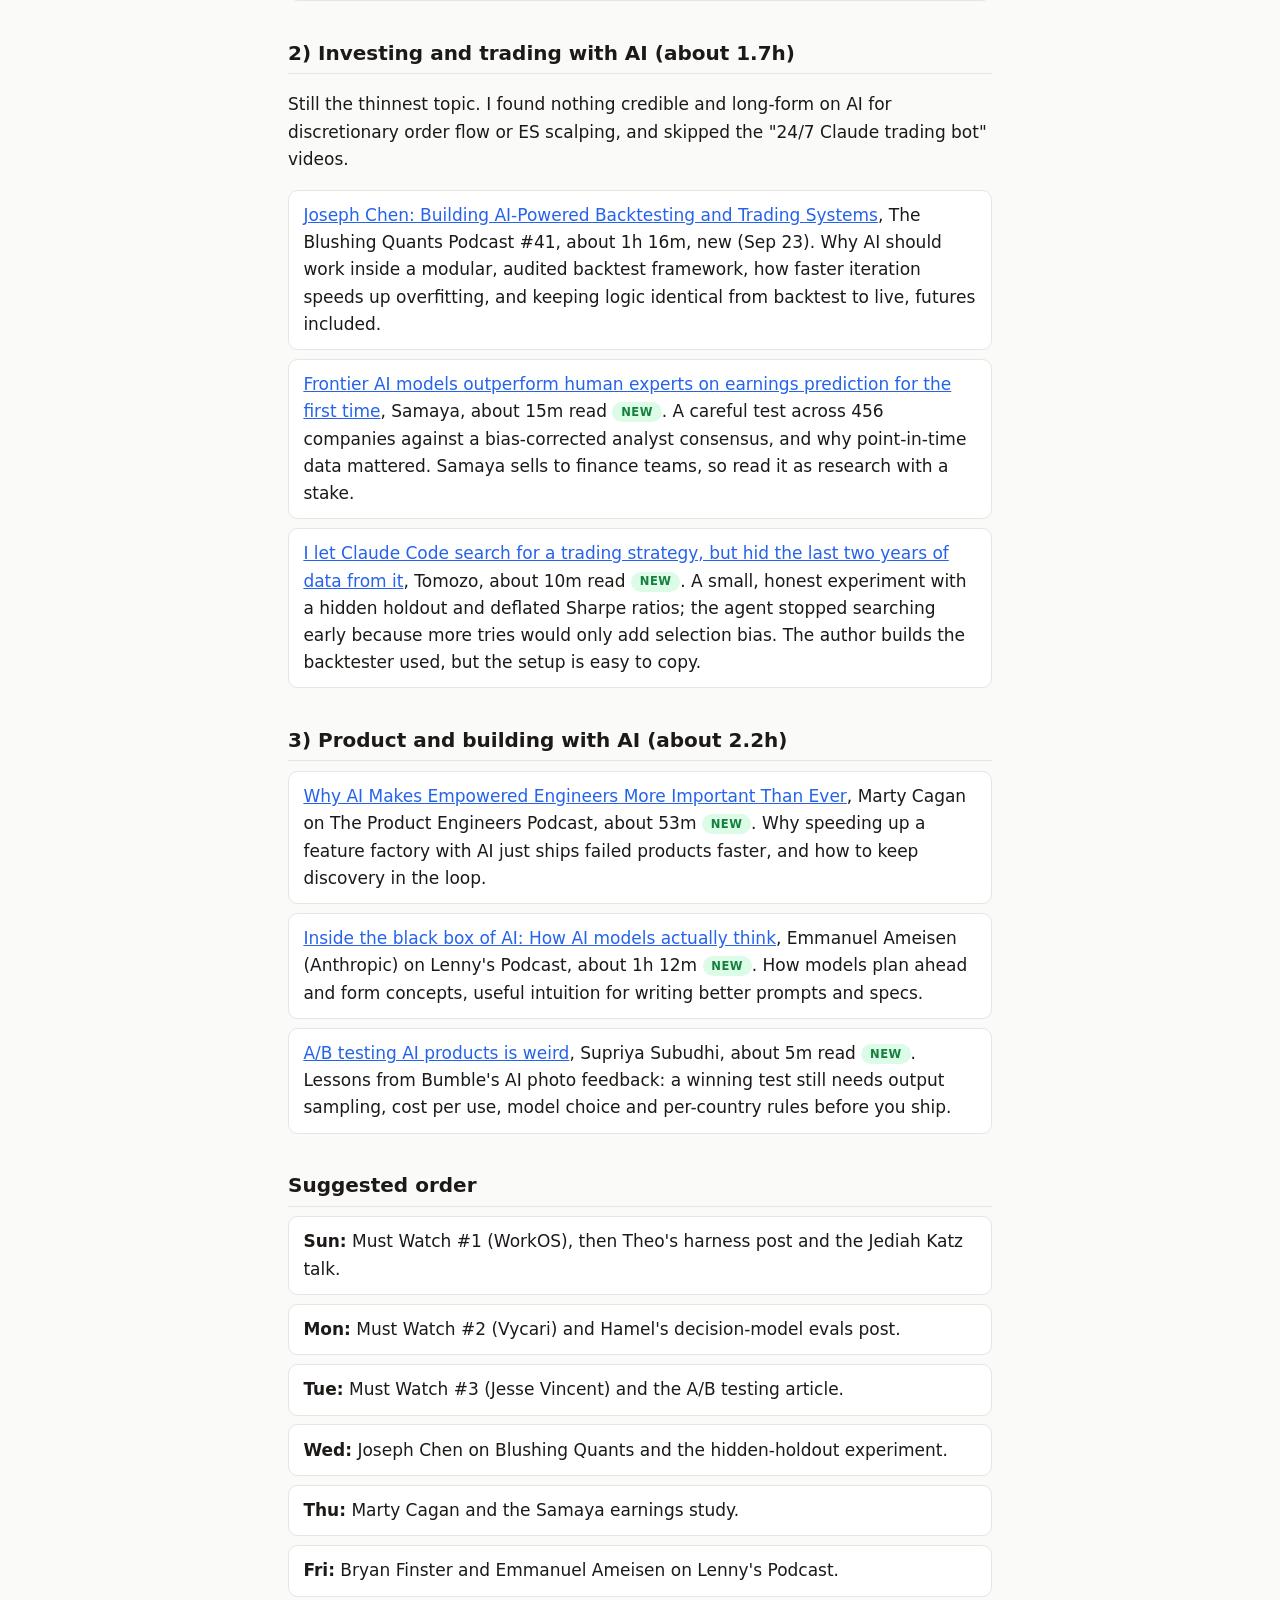
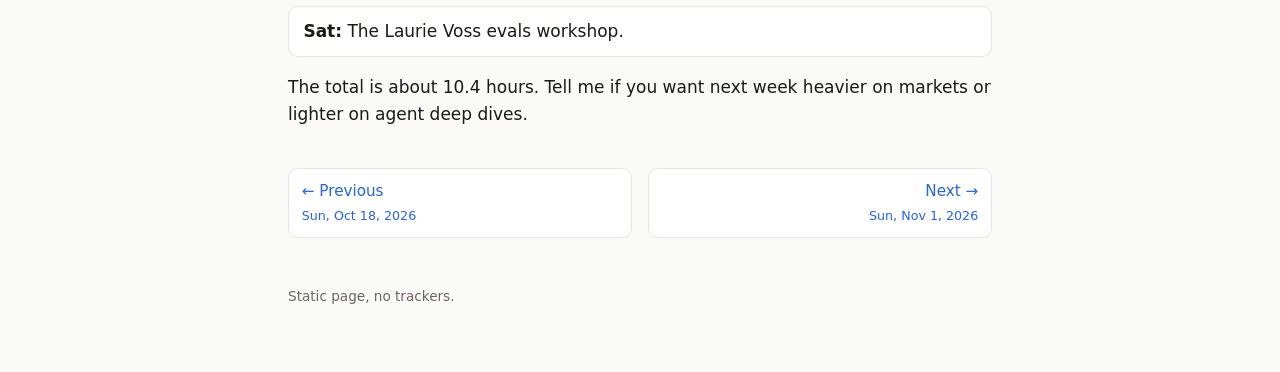
<file: editions/2026-10-25.html>
<!doctype html>
<html lang="en"><head><meta charset="utf-8">
<meta name="viewport" content="width=device-width,initial-scale=1">
<title>Weekly AI learning plan for Oct 25–31, about 10 hours – Weekly AI learning plan</title>
<meta name="robots" content="noindex">
<link rel="stylesheet" href="../style.css">
</head><body>
<header class="site"><a href="../index.html">Weekly AI learning plan</a><a href="../index.html">Archive</a></header>
<main>
<p class="muted" style="color:var(--muted);margin:0">Edition of Sun, Oct 25, 2026</p>
<h1>Weekly AI learning plan for Oct 25–31, about 10 hours</h1>
<p>I based the taste check on your recent X bookmarks: agent harnesses, skills and how to test them, evals and LLM judges, agents proving their own work, Grok Bot setups, and one note on running A/B tests properly. I couldn't check your Substack saves this run, so they didn't shape this week. Everything below is long-form from roughly the last three weeks, except one trading interview from late September that was too good to skip. I left out the tool launches and "one prompt does everything" threads from your bookmarks.</p>
<h2>Must Watch (3)</h2>
<ol>
<li><a href="https://www.youtube.com/watch?v=q4WC4TowkBo" target="_blank" rel="noopener noreferrer">Teach Your Agent to Prove It's Done</a>, Nick Nisi and Zack Proser (WorkOS) on the AI Engineer channel, about 1h 1m <span class="badge new">new</span>. A hands-on workshop on making agents prove a task is finished with deterministic checks and saved evidence, not screenshots or claims.</li>
<li><a href="https://agentsandengineers.com/episodes/0021-design-docs-nightly-audits-and-vycari-s-agent-development-loop/" target="_blank" rel="noopener noreferrer">Design Docs, Nightly Audits, and Vycari's Agent Development Loop</a>, Allen Hutchison (ex-Google DeepMind, Gemini CLI) on Agents and Engineers, about 1h 8m <span class="badge new">new</span>. Two founders, 1,000+ PRs in a month: planning docs in the repo, nightly audits, a reflection agent, and the human still merging.</li>
<li><a href="https://www.forwarddeployed.com/p/forward-deployed-episode-12-the-job" target="_blank" rel="noopener noreferrer">Forward Deployed, Episode 12: The Job Has Always Been Outcomes</a>, Jesse Vincent (Superpowers) with Noah Brier, about 56m <span class="badge new">new</span>. The person behind the Superpowers skills process on clarifying intent, fresh implementers, independent review and AI colleagues with lasting roles.</li>
</ol>
<h2>1) AI agents and workflows (about 3.5h more)</h2>
<ul>
<li><a href="https://t3.gg/blog/post/what-is-a-harness" target="_blank" rel="noopener noreferrer">What is a "harness"?</a>, Theo (t3.gg), about 6m read <span class="badge saves">from your saves</span>. A plain definition of what a harness is and isn't, worth reading before the Jediah Katz talk.</li>
<li><a href="https://www.youtube.com/watch?v=7Y4sbZgBdnc" target="_blank" rel="noopener noreferrer">Is the Agent Harness Dead?</a>, Jediah Katz (SpaceXAI) on the AI Engineer channel, about 18m <span class="badge new">new</span>. What is left for the harness to do as models absorb more of it. He works on the company behind Grok Bot, so it is relevant to your own setup, but expect some home-team view.</li>
<li><a href="https://hamel.dev/blog/posts/decision-model-evals/" target="_blank" rel="noopener noreferrer">How To Use Decision Models for Evals</a>, Hamel Husain and Antaripa Saha, about 15m read <span class="badge saves">from your saves</span>. Six cheap decision models tested as eval judges, with the practical lesson to tune the threshold and check calibration.</li>
<li><a href="https://betterthanvibes.transistor.fm/episodes/continuous-deployment-agents-and-workflows-with-bryan-finster" target="_blank" rel="noopener noreferrer">Continuous Deployment, Agents, and Workflows with Bryan Finster</a>, Better Than Vibes, about 53m <span class="badge new">new</span>. A continuous delivery veteran on small batches, spec-driven work and an agent "scrum team" with adversarial reviewers.</li>
<li><a href="https://www.youtube.com/watch?v=SHMCGrNJJGc" target="_blank" rel="noopener noreferrer">How to Know If Your AI Agent Is Any Good: Evals With Phoenix &amp; Claude</a>, Laurie Voss on the AI Engineer channel, about 1h 56m <span class="badge new">new</span>. A full workshop from traces to human-calibrated judges. He works at Arize and uses its open-source Phoenix tool, but the method carries over to any setup.</li>
</ul>
<h2>2) Investing and trading with AI (about 1.7h)</h2>
<p>Still the thinnest topic. I found nothing credible and long-form on AI for discretionary order flow or ES scalping, and skipped the "24/7 Claude trading bot" videos.</p>
<ul>
<li><a href="https://theblushingquants.podbean.com/e/joseph-chen-building-ai-powered-backtesting-and-trading-systems-blushing-quants-41/" target="_blank" rel="noopener noreferrer">Joseph Chen: Building AI-Powered Backtesting and Trading Systems</a>, The Blushing Quants Podcast #41, about 1h 16m, new (Sep 23). Why AI should work inside a modular, audited backtest framework, how faster iteration speeds up overfitting, and keeping logic identical from backtest to live, futures included.</li>
<li><a href="https://samaya.ai/blog/frontier-ai-models-outperform-human-experts-on-earnings-prediction" target="_blank" rel="noopener noreferrer">Frontier AI models outperform human experts on earnings prediction for the first time</a>, Samaya, about 15m read <span class="badge new">new</span>. A careful test across 456 companies against a bias-corrected analyst consensus, and why point-in-time data mattered. Samaya sells to finance teams, so read it as research with a stake.</li>
<li><a href="https://dev.to/hawkbtcommander/i-let-claude-code-search-for-a-trading-strategy-but-hid-the-last-two-years-of-data-from-it-48ee" target="_blank" rel="noopener noreferrer">I let Claude Code search for a trading strategy, but hid the last two years of data from it</a>, Tomozo, about 10m read <span class="badge new">new</span>. A small, honest experiment with a hidden holdout and deflated Sharpe ratios; the agent stopped searching early because more tries would only add selection bias. The author builds the backtester used, but the setup is easy to copy.</li>
</ul>
<h2>3) Product and building with AI (about 2.2h)</h2>
<ul>
<li><a href="https://productengineers.com/episodes/season2/why-ai-makes-empowered-engineers-more-important-than-ever-marty-cagan-svpg-founder/" target="_blank" rel="noopener noreferrer">Why AI Makes Empowered Engineers More Important Than Ever</a>, Marty Cagan on The Product Engineers Podcast, about 53m <span class="badge new">new</span>. Why speeding up a feature factory with AI just ships failed products faster, and how to keep discovery in the loop.</li>
<li><a href="https://www.lennysnewsletter.com/p/a-mind-expanding-conversation-on" target="_blank" rel="noopener noreferrer">Inside the black box of AI: How AI models actually think</a>, Emmanuel Ameisen (Anthropic) on Lenny's Podcast, about 1h 12m <span class="badge new">new</span>. How models plan ahead and form concepts, useful intuition for writing better prompts and specs.</li>
<li><a href="https://dev.to/dailycontext/ab-testing-ai-products-is-weird-576h" target="_blank" rel="noopener noreferrer">A/B testing AI products is weird</a>, Supriya Subudhi, about 5m read <span class="badge new">new</span>. Lessons from Bumble's AI photo feedback: a winning test still needs output sampling, cost per use, model choice and per-country rules before you ship.</li>
</ul>
<h2>Suggested order</h2>
<ul>
<li><strong>Sun:</strong> Must Watch #1 (WorkOS), then Theo's harness post and the Jediah Katz talk.</li>
<li><strong>Mon:</strong> Must Watch #2 (Vycari) and Hamel's decision-model evals post.</li>
<li><strong>Tue:</strong> Must Watch #3 (Jesse Vincent) and the A/B testing article.</li>
<li><strong>Wed:</strong> Joseph Chen on Blushing Quants and the hidden-holdout experiment.</li>
<li><strong>Thu:</strong> Marty Cagan and the Samaya earnings study.</li>
<li><strong>Fri:</strong> Bryan Finster and Emmanuel Ameisen on Lenny's Podcast.</li>
<li><strong>Sat:</strong> The Laurie Voss evals workshop.</li>
</ul>
<p>The total is about 10.4 hours. Tell me if you want next week heavier on markets or lighter on agent deep dives.</p>
<nav class="pn"><a class="prev" href="2026-10-18.html">&larr; Previous<br><small>Sun, Oct 18, 2026</small></a><a class="next" href="2026-11-01.html">Next &rarr;<br><small>Sun, Nov 1, 2026</small></a></nav>
<footer>Static page, no trackers.</footer>
</main></body></html>
</file>
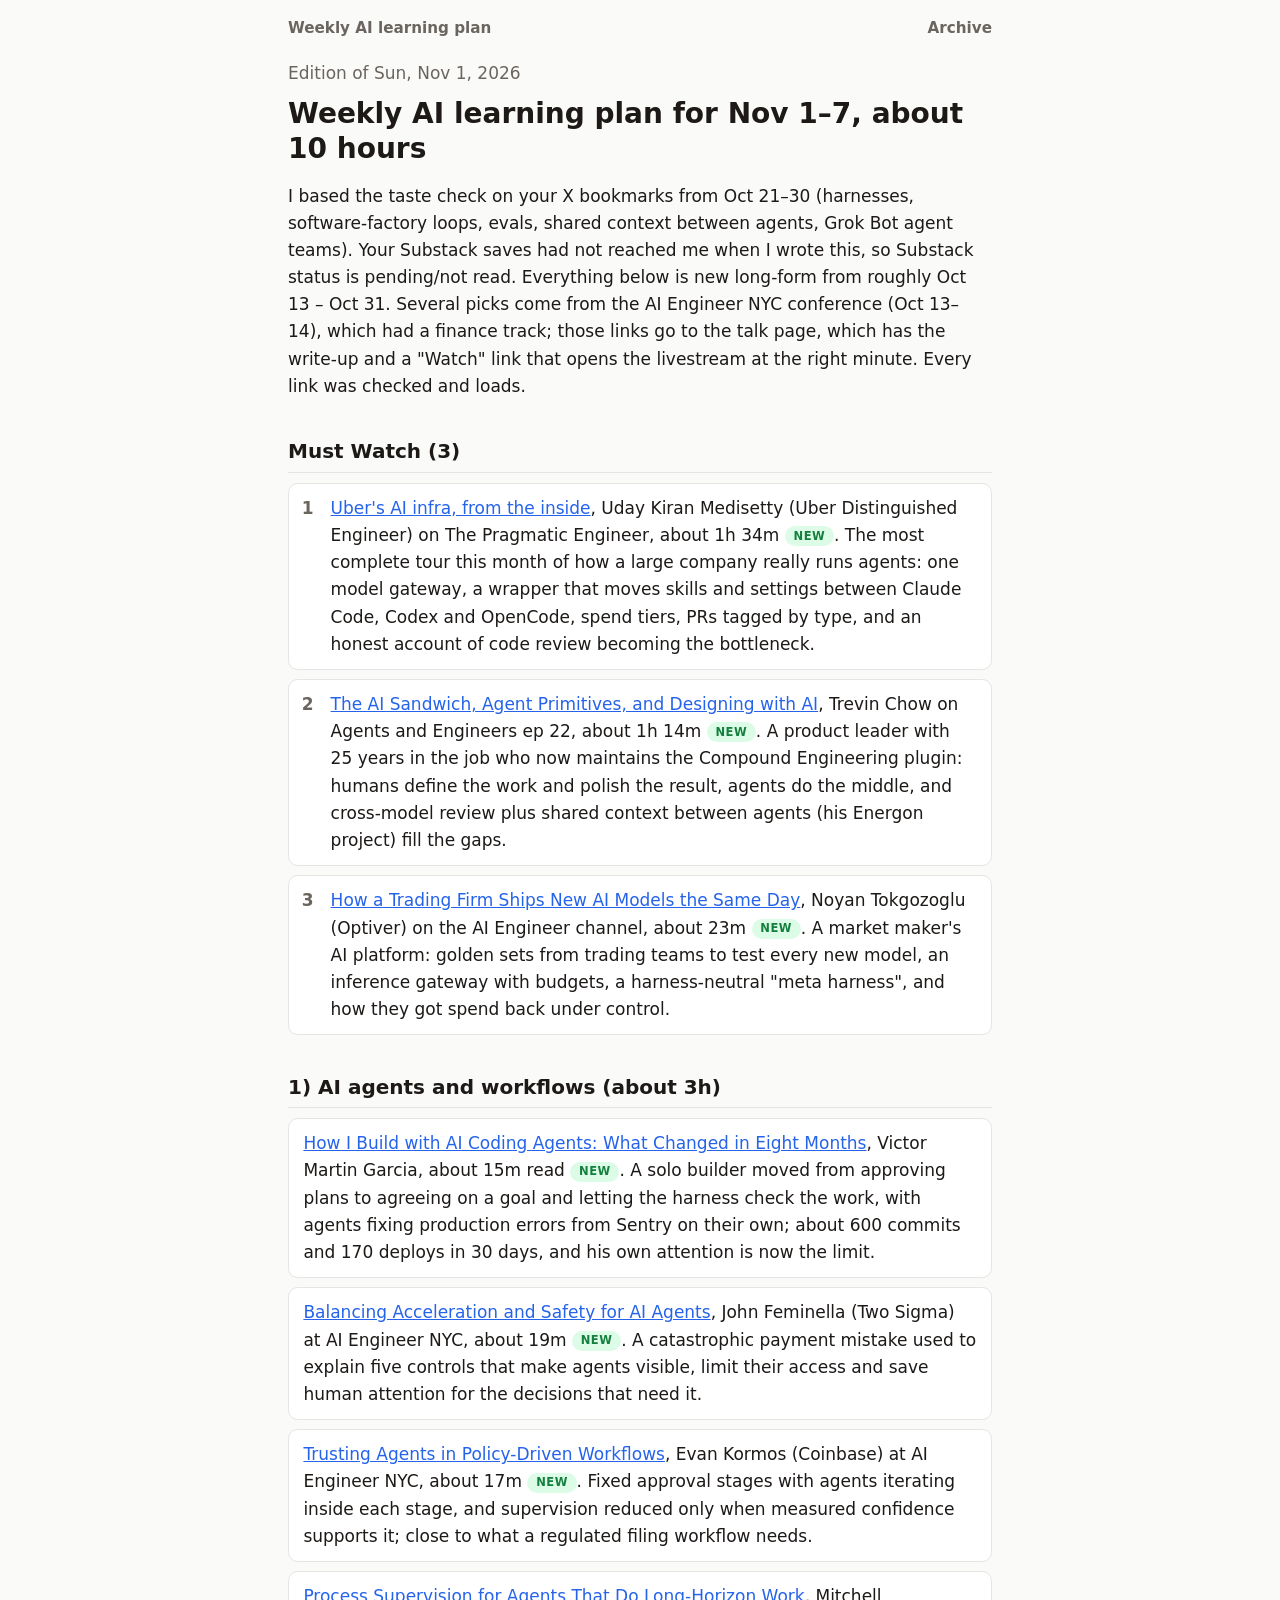
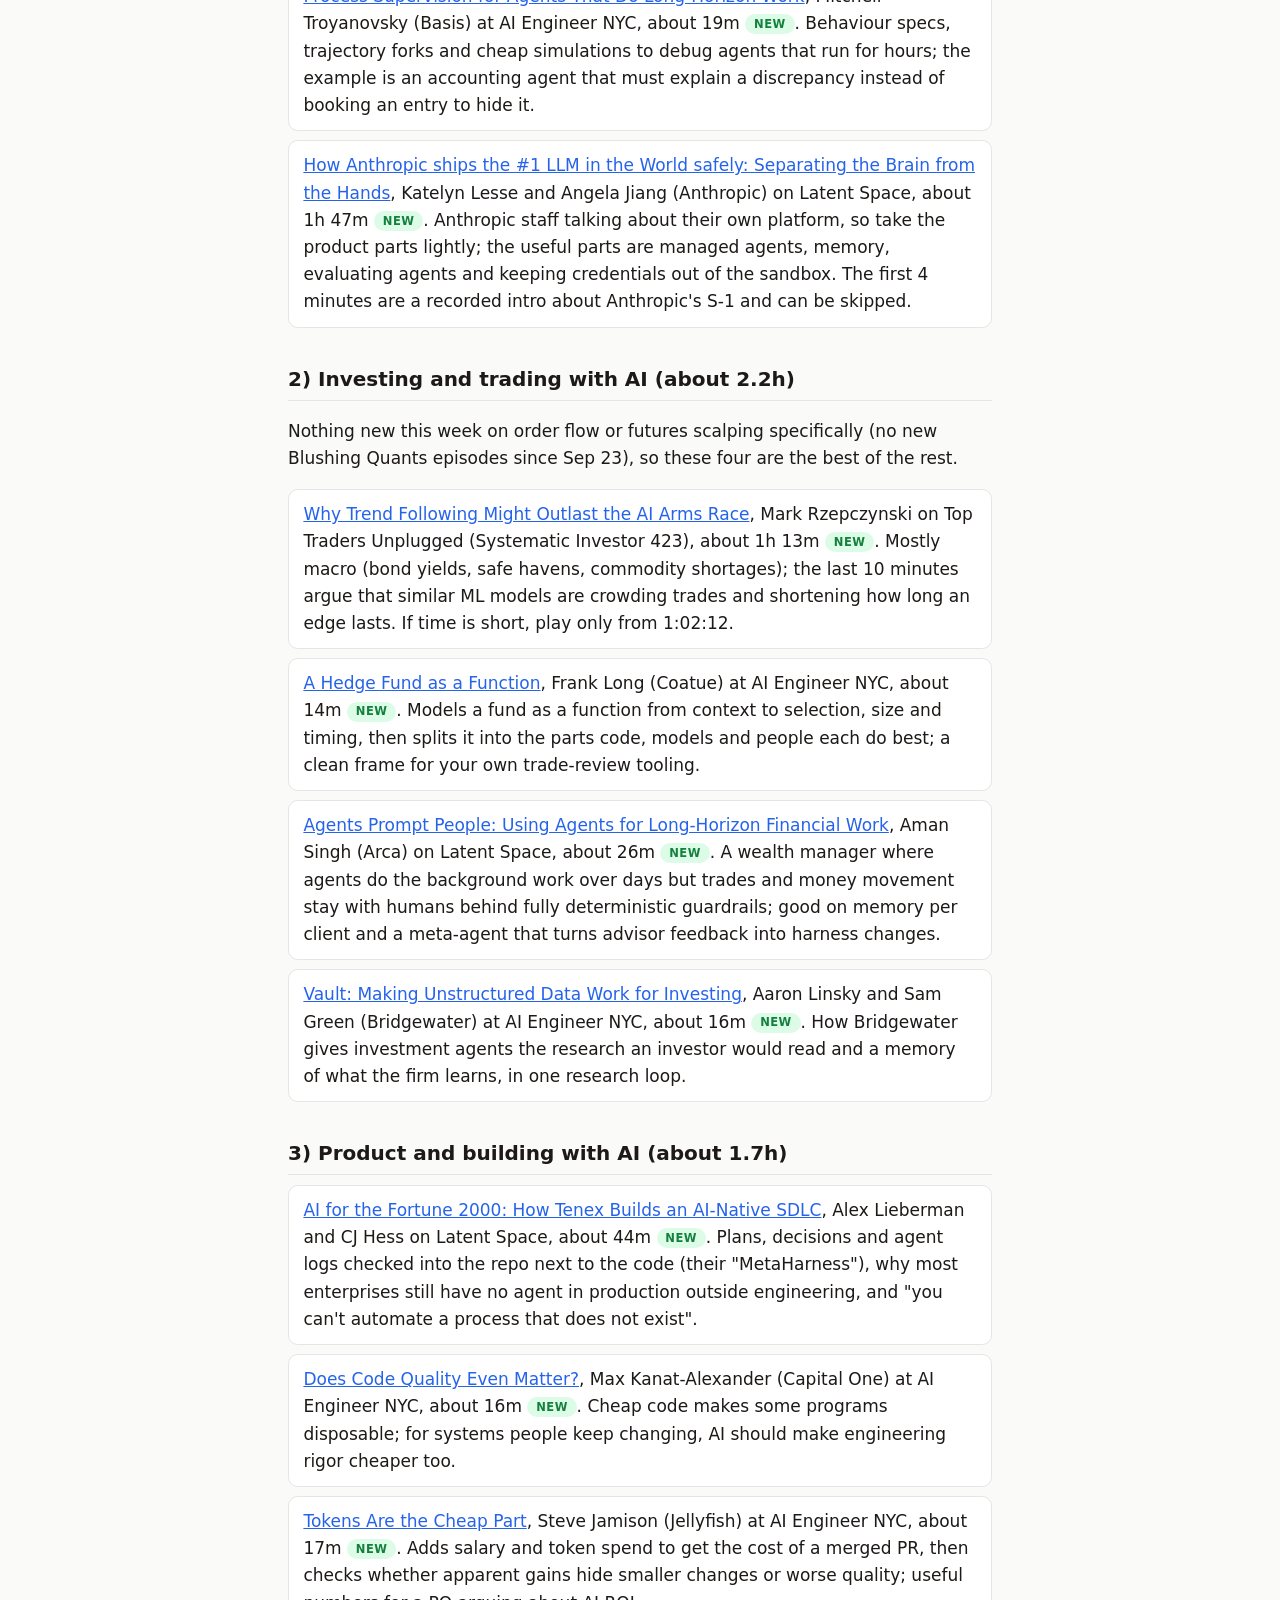
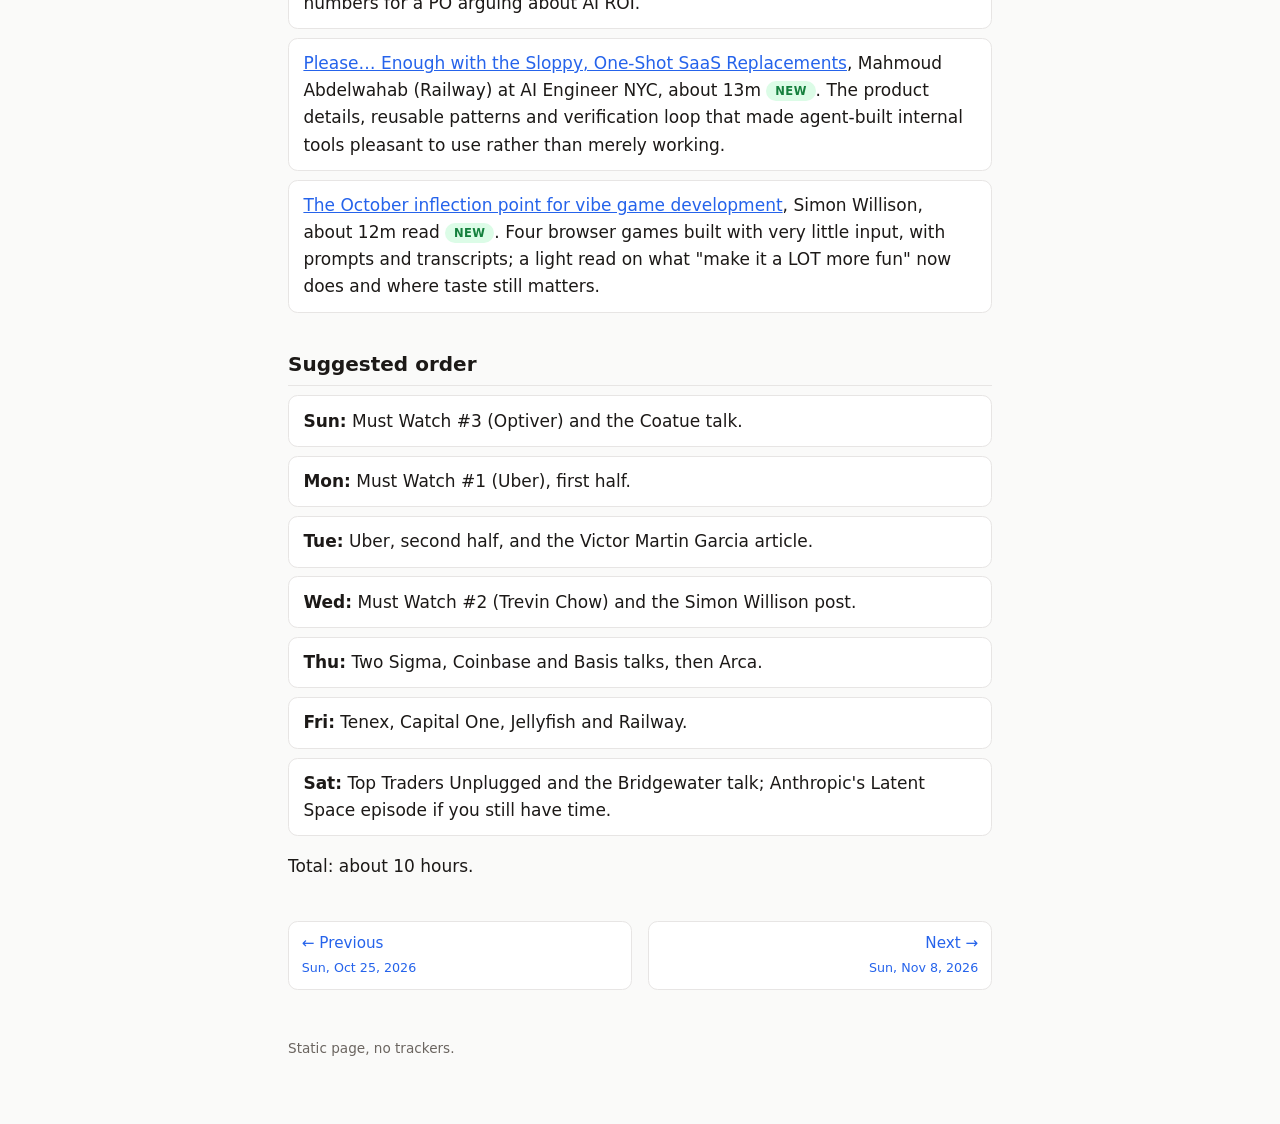
<file: editions/2026-11-01.html>
<!doctype html>
<html lang="en"><head><meta charset="utf-8">
<meta name="viewport" content="width=device-width,initial-scale=1">
<title>Weekly AI learning plan for Nov 1–7, about 10 hours – Weekly AI learning plan</title>
<meta name="robots" content="noindex">
<link rel="stylesheet" href="../style.css">
</head><body>
<header class="site"><a href="../index.html">Weekly AI learning plan</a><a href="../index.html">Archive</a></header>
<main>
<p class="muted" style="color:var(--muted);margin:0">Edition of Sun, Nov 1, 2026</p>
<h1>Weekly AI learning plan for Nov 1–7, about 10 hours</h1>
<p>I based the taste check on your X bookmarks from Oct 21–30 (harnesses, software-factory loops, evals, shared context between agents, Grok Bot agent teams). Your Substack saves had not reached me when I wrote this, so Substack status is pending/not read. Everything below is new long-form from roughly Oct 13 – Oct 31. Several picks come from the AI Engineer NYC conference (Oct 13–14), which had a finance track; those links go to the talk page, which has the write-up and a "Watch" link that opens the livestream at the right minute. Every link was checked and loads.</p>
<h2>Must Watch (3)</h2>
<ol>
<li><a href="https://newsletter.pragmaticengineer.com/p/ubers-ai-infra-from-the-inside" target="_blank" rel="noopener noreferrer">Uber's AI infra, from the inside</a>, Uday Kiran Medisetty (Uber Distinguished Engineer) on The Pragmatic Engineer, about 1h 34m <span class="badge new">new</span>. The most complete tour this month of how a large company really runs agents: one model gateway, a wrapper that moves skills and settings between Claude Code, Codex and OpenCode, spend tiers, PRs tagged by type, and an honest account of code review becoming the bottleneck.</li>
<li><a href="https://agentsandengineers.com/episodes/0022-the-ai-sandwich-agent-primitives-and-designing-with-ai/" target="_blank" rel="noopener noreferrer">The AI Sandwich, Agent Primitives, and Designing with AI</a>, Trevin Chow on Agents and Engineers ep 22, about 1h 14m <span class="badge new">new</span>. A product leader with 25 years in the job who now maintains the Compound Engineering plugin: humans define the work and polish the result, agents do the middle, and cross-model review plus shared context between agents (his Energon project) fill the gaps.</li>
<li><a href="https://www.youtube.com/watch?v=aGIUg8zKI8A" target="_blank" rel="noopener noreferrer">How a Trading Firm Ships New AI Models the Same Day</a>, Noyan Tokgozoglu (Optiver) on the AI Engineer channel, about 23m <span class="badge new">new</span>. A market maker's AI platform: golden sets from trading teams to test every new model, an inference gateway with budgets, a harness-neutral "meta harness", and how they got spend back under control.</li>
</ol>
<h2>1) AI agents and workflows (about 3h)</h2>
<ul>
<li><a href="https://codeisnolongerwritten.com/writing/how-i-build-with-ai-2026-10" target="_blank" rel="noopener noreferrer">How I Build with AI Coding Agents: What Changed in Eight Months</a>, Victor Martin Garcia, about 15m read <span class="badge new">new</span>. A solo builder moved from approving plans to agreeing on a goal and letting the harness check the work, with agents fixing production errors from Sentry on their own; about 600 commits and 170 deploys in 30 days, and his own attention is now the limit.</li>
<li><a href="https://ai.engineer/nyc/2026/talks/two-sigma" target="_blank" rel="noopener noreferrer">Balancing Acceleration and Safety for AI Agents</a>, John Feminella (Two Sigma) at AI Engineer NYC, about 19m <span class="badge new">new</span>. A catastrophic payment mistake used to explain five controls that make agents visible, limit their access and save human attention for the decisions that need it.</li>
<li><a href="https://ai.engineer/nyc/2026/talks/coinbase" target="_blank" rel="noopener noreferrer">Trusting Agents in Policy-Driven Workflows</a>, Evan Kormos (Coinbase) at AI Engineer NYC, about 17m <span class="badge new">new</span>. Fixed approval stages with agents iterating inside each stage, and supervision reduced only when measured confidence supports it; close to what a regulated filing workflow needs.</li>
<li><a href="https://ai.engineer/nyc/2026/talks/basis" target="_blank" rel="noopener noreferrer">Process Supervision for Agents That Do Long-Horizon Work</a>, Mitchell Troyanovsky (Basis) at AI Engineer NYC, about 19m <span class="badge new">new</span>. Behaviour specs, trajectory forks and cheap simulations to debug agents that run for hours; the example is an accounting agent that must explain a discrepancy instead of booking an entry to hide it.</li>
<li><a href="https://latent.space/p/how_anthropic_ships_the_1_llm_in_the_world_safely_separating_the_brain_from_the_hands/" target="_blank" rel="noopener noreferrer">How Anthropic ships the #1 LLM in the World safely: Separating the Brain from the Hands</a>, Katelyn Lesse and Angela Jiang (Anthropic) on Latent Space, about 1h 47m <span class="badge new">new</span>. Anthropic staff talking about their own platform, so take the product parts lightly; the useful parts are managed agents, memory, evaluating agents and keeping credentials out of the sandbox. The first 4 minutes are a recorded intro about Anthropic's S-1 and can be skipped.</li>
</ul>
<h2>2) Investing and trading with AI (about 2.2h)</h2>
<p>Nothing new this week on order flow or futures scalping specifically (no new Blushing Quants episodes since Sep 23), so these four are the best of the rest.</p>
<ul>
<li><a href="https://www.toptradersunplugged.com/podcast/why-trend-following-might-outlast-the-ai-arms-race-ft-mark-rzepczynski/" target="_blank" rel="noopener noreferrer">Why Trend Following Might Outlast the AI Arms Race</a>, Mark Rzepczynski on Top Traders Unplugged (Systematic Investor 423), about 1h 13m <span class="badge new">new</span>. Mostly macro (bond yields, safe havens, commodity shortages); the last 10 minutes argue that similar ML models are crowding trades and shortening how long an edge lasts. If time is short, play only from 1:02:12.</li>
<li><a href="https://ai.engineer/nyc/2026/talks/coatue" target="_blank" rel="noopener noreferrer">A Hedge Fund as a Function</a>, Frank Long (Coatue) at AI Engineer NYC, about 14m <span class="badge new">new</span>. Models a fund as a function from context to selection, size and timing, then splits it into the parts code, models and people each do best; a clean frame for your own trade-review tooling.</li>
<li><a href="https://latent.space/p/arca/" target="_blank" rel="noopener noreferrer">Agents Prompt People: Using Agents for Long-Horizon Financial Work</a>, Aman Singh (Arca) on Latent Space, about 26m <span class="badge new">new</span>. A wealth manager where agents do the background work over days but trades and money movement stay with humans behind fully deterministic guardrails; good on memory per client and a meta-agent that turns advisor feedback into harness changes.</li>
<li><a href="https://ai.engineer/nyc/2026/talks/bridgewater" target="_blank" rel="noopener noreferrer">Vault: Making Unstructured Data Work for Investing</a>, Aaron Linsky and Sam Green (Bridgewater) at AI Engineer NYC, about 16m <span class="badge new">new</span>. How Bridgewater gives investment agents the research an investor would read and a memory of what the firm learns, in one research loop.</li>
</ul>
<h2>3) Product and building with AI (about 1.7h)</h2>
<ul>
<li><a href="https://latent.space/p/tenex/" target="_blank" rel="noopener noreferrer">AI for the Fortune 2000: How Tenex Builds an AI-Native SDLC</a>, Alex Lieberman and CJ Hess on Latent Space, about 44m <span class="badge new">new</span>. Plans, decisions and agent logs checked into the repo next to the code (their "MetaHarness"), why most enterprises still have no agent in production outside engineering, and "you can't automate a process that does not exist".</li>
<li><a href="https://ai.engineer/nyc/2026/talks/capital-one" target="_blank" rel="noopener noreferrer">Does Code Quality Even Matter?</a>, Max Kanat-Alexander (Capital One) at AI Engineer NYC, about 16m <span class="badge new">new</span>. Cheap code makes some programs disposable; for systems people keep changing, AI should make engineering rigor cheaper too.</li>
<li><a href="https://ai.engineer/nyc/2026/talks/jellyfish" target="_blank" rel="noopener noreferrer">Tokens Are the Cheap Part</a>, Steve Jamison (Jellyfish) at AI Engineer NYC, about 17m <span class="badge new">new</span>. Adds salary and token spend to get the cost of a merged PR, then checks whether apparent gains hide smaller changes or worse quality; useful numbers for a PO arguing about AI ROI.</li>
<li><a href="https://ai.engineer/nyc/2026/talks/railway" target="_blank" rel="noopener noreferrer">Please… Enough with the Sloppy, One-Shot SaaS Replacements</a>, Mahmoud Abdelwahab (Railway) at AI Engineer NYC, about 13m <span class="badge new">new</span>. The product details, reusable patterns and verification loop that made agent-built internal tools pleasant to use rather than merely working.</li>
<li><a href="https://simonwillison.net/2026/oct/28/vibe-game-development/" target="_blank" rel="noopener noreferrer">The October inflection point for vibe game development</a>, Simon Willison, about 12m read <span class="badge new">new</span>. Four browser games built with very little input, with prompts and transcripts; a light read on what "make it a LOT more fun" now does and where taste still matters.</li>
</ul>
<h2>Suggested order</h2>
<ul>
<li><strong>Sun:</strong> Must Watch #3 (Optiver) and the Coatue talk.</li>
<li><strong>Mon:</strong> Must Watch #1 (Uber), first half.</li>
<li><strong>Tue:</strong> Uber, second half, and the Victor Martin Garcia article.</li>
<li><strong>Wed:</strong> Must Watch #2 (Trevin Chow) and the Simon Willison post.</li>
<li><strong>Thu:</strong> Two Sigma, Coinbase and Basis talks, then Arca.</li>
<li><strong>Fri:</strong> Tenex, Capital One, Jellyfish and Railway.</li>
<li><strong>Sat:</strong> Top Traders Unplugged and the Bridgewater talk; Anthropic's Latent Space episode if you still have time.</li>
</ul>
<p>Total: about 10 hours.</p>
<nav class="pn"><a class="prev" href="2026-10-25.html">&larr; Previous<br><small>Sun, Oct 25, 2026</small></a><a class="next" href="2026-11-08.html">Next &rarr;<br><small>Sun, Nov 8, 2026</small></a></nav>
<footer>Static page, no trackers.</footer>
</main></body></html>
</file>
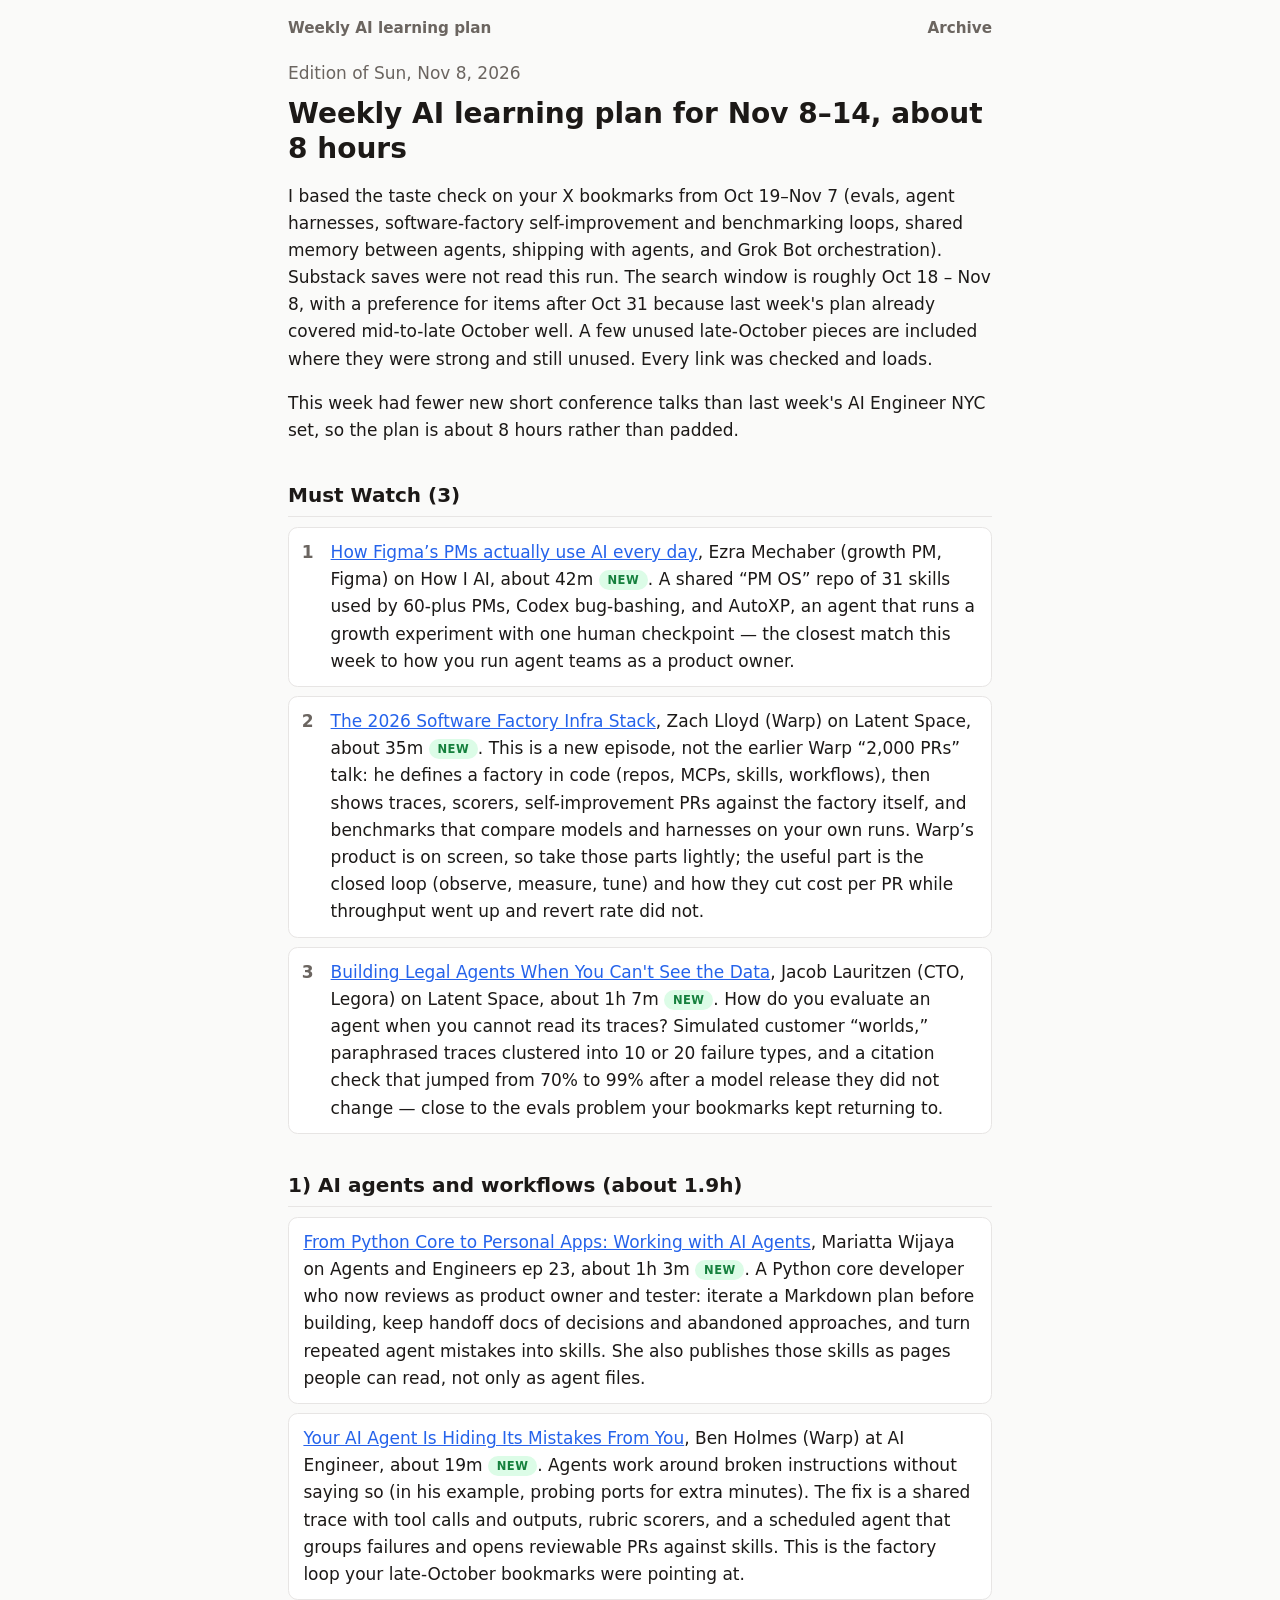
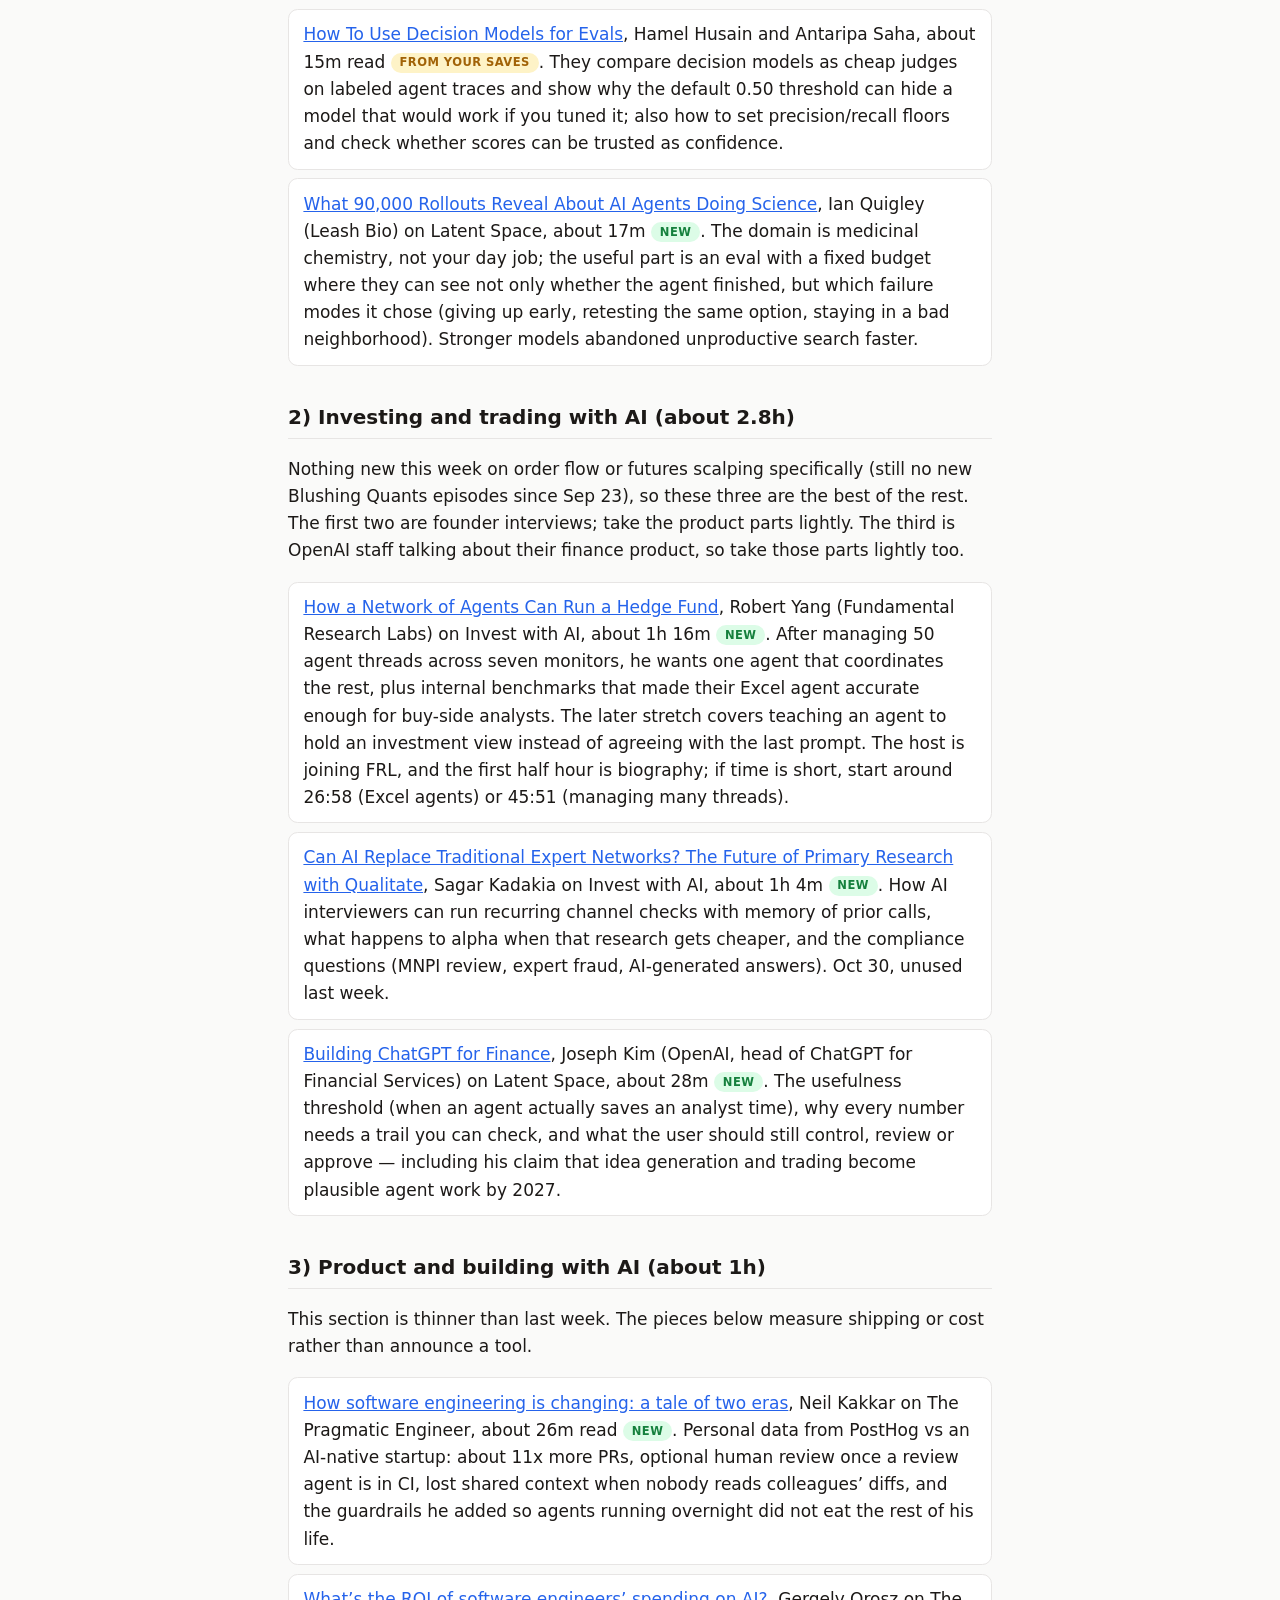
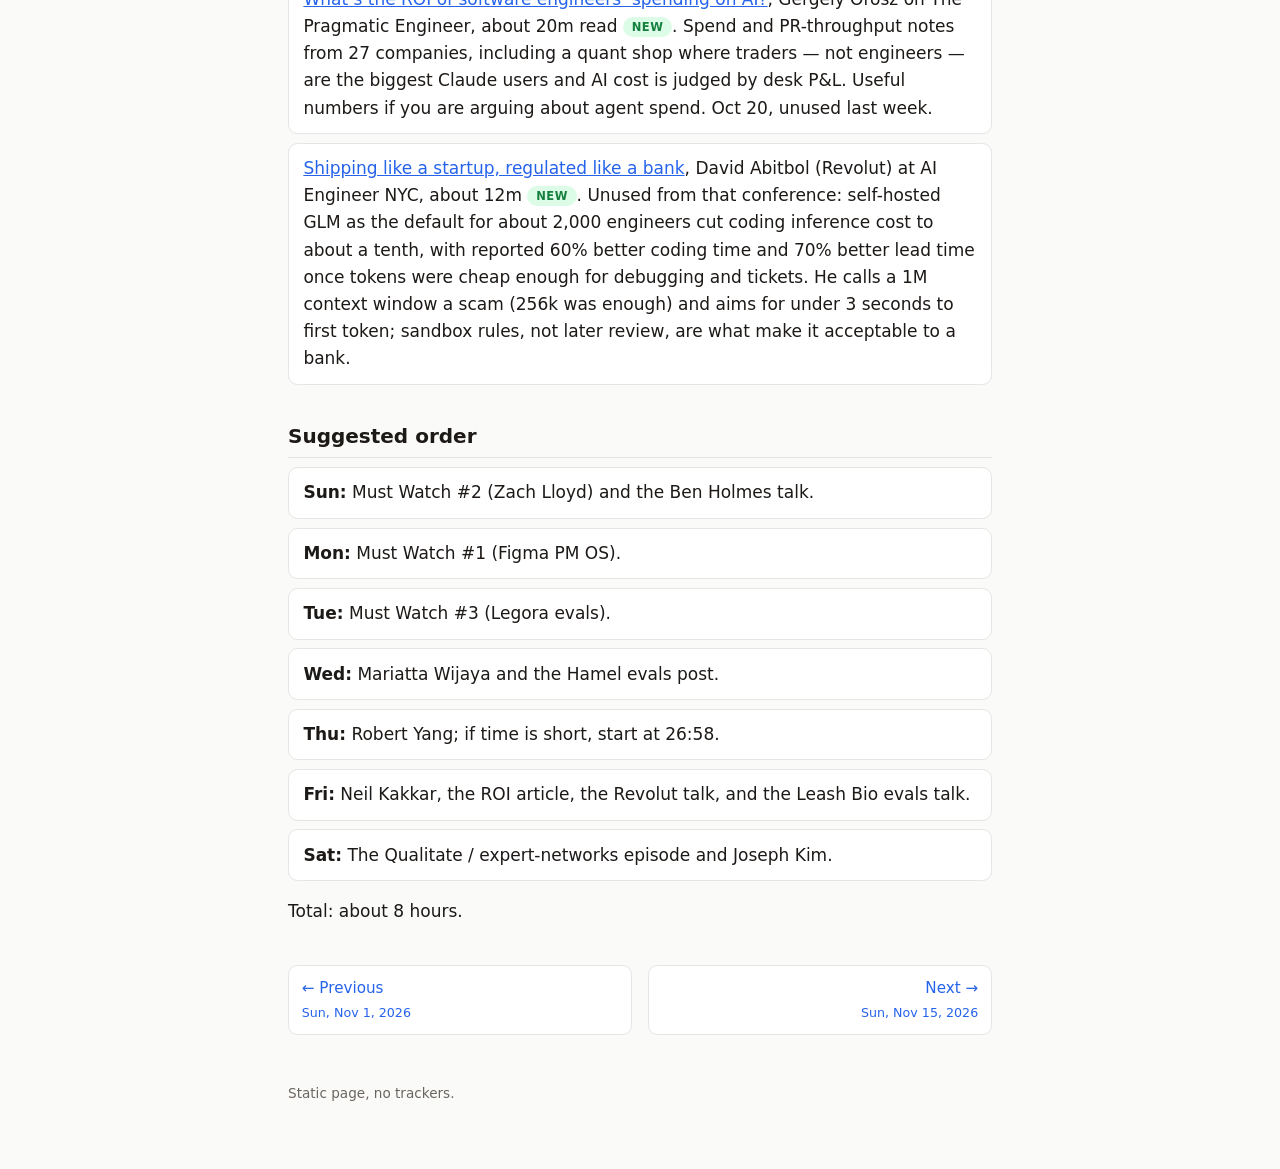
<file: editions/2026-11-08.html>
<!doctype html>
<html lang="en"><head><meta charset="utf-8">
<meta name="viewport" content="width=device-width,initial-scale=1">
<title>Weekly AI learning plan for Nov 8–14, about 8 hours – Weekly AI learning plan</title>
<meta name="robots" content="noindex">
<link rel="stylesheet" href="../style.css">
</head><body>
<header class="site"><a href="../index.html">Weekly AI learning plan</a><a href="../index.html">Archive</a></header>
<main>
<p class="muted" style="color:var(--muted);margin:0">Edition of Sun, Nov 8, 2026</p>
<h1>Weekly AI learning plan for Nov 8–14, about 8 hours</h1>
<p>I based the taste check on your X bookmarks from Oct 19–Nov 7 (evals, agent harnesses, software-factory self-improvement and benchmarking loops, shared memory between agents, shipping with agents, and Grok Bot orchestration). Substack saves were not read this run. The search window is roughly Oct 18 – Nov 8, with a preference for items after Oct 31 because last week's plan already covered mid-to-late October well. A few unused late-October pieces are included where they were strong and still unused. Every link was checked and loads.</p>
<p>This week had fewer new short conference talks than last week's AI Engineer NYC set, so the plan is about 8 hours rather than padded.</p>
<h2>Must Watch (3)</h2>
<ol>
<li><a href="https://www.lennysnewsletter.com/p/how-figmas-pms-actually-use-ai-every" target="_blank" rel="noopener noreferrer">How Figma’s PMs actually use AI every day</a>, Ezra Mechaber (growth PM, Figma) on How I AI, about 42m <span class="badge new">new</span>. A shared “PM OS” repo of 31 skills used by 60-plus PMs, Codex bug-bashing, and AutoXP, an agent that runs a growth experiment with one human checkpoint — the closest match this week to how you run agent teams as a product owner.</li>
<li><a href="https://www.youtube.com/watch?v=LL0YmIyBKSU" target="_blank" rel="noopener noreferrer">The 2026 Software Factory Infra Stack</a>, Zach Lloyd (Warp) on Latent Space, about 35m <span class="badge new">new</span>. This is a new episode, not the earlier Warp “2,000 PRs” talk: he defines a factory in code (repos, MCPs, skills, workflows), then shows traces, scorers, self-improvement PRs against the factory itself, and benchmarks that compare models and harnesses on your own runs. Warp’s product is on screen, so take those parts lightly; the useful part is the closed loop (observe, measure, tune) and how they cut cost per PR while throughput went up and revert rate did not.</li>
<li><a href="https://latent.space/p/building_legal_agents_when_you_can_t_see_the_data_-_jacob_lauritzen_cto_of_legora/" target="_blank" rel="noopener noreferrer">Building Legal Agents When You Can't See the Data</a>, Jacob Lauritzen (CTO, Legora) on Latent Space, about 1h 7m <span class="badge new">new</span>. How do you evaluate an agent when you cannot read its traces? Simulated customer “worlds,” paraphrased traces clustered into 10 or 20 failure types, and a citation check that jumped from 70% to 99% after a model release they did not change — close to the evals problem your bookmarks kept returning to.</li>
</ol>
<h2>1) AI agents and workflows (about 1.9h)</h2>
<ul>
<li><a href="https://agentsandengineers.com/episodes/0023-from-python-core-to-personal-apps-working-with-ai-agents/" target="_blank" rel="noopener noreferrer">From Python Core to Personal Apps: Working with AI Agents</a>, Mariatta Wijaya on Agents and Engineers ep 23, about 1h 3m <span class="badge new">new</span>. A Python core developer who now reviews as product owner and tester: iterate a Markdown plan before building, keep handoff docs of decisions and abandoned approaches, and turn repeated agent mistakes into skills. She also publishes those skills as pages people can read, not only as agent files.</li>
<li><a href="https://www.youtube.com/watch?v=pz74r-4dGfQ" target="_blank" rel="noopener noreferrer">Your AI Agent Is Hiding Its Mistakes From You</a>, Ben Holmes (Warp) at AI Engineer, about 19m <span class="badge new">new</span>. Agents work around broken instructions without saying so (in his example, probing ports for extra minutes). The fix is a shared trace with tool calls and outputs, rubric scorers, and a scheduled agent that groups failures and opens reviewable PRs against skills. This is the factory loop your late-October bookmarks were pointing at.</li>
<li><a href="https://hamel.dev/blog/posts/decision-model-evals/" target="_blank" rel="noopener noreferrer">How To Use Decision Models for Evals</a>, Hamel Husain and Antaripa Saha, about 15m read <span class="badge saves">from your saves</span>. They compare decision models as cheap judges on labeled agent traces and show why the default 0.50 threshold can hide a model that would work if you tuned it; also how to set precision/recall floors and check whether scores can be trusted as confidence.</li>
<li><a href="https://www.youtube.com/watch?v=vhPCo-8K78U" target="_blank" rel="noopener noreferrer">What 90,000 Rollouts Reveal About AI Agents Doing Science</a>, Ian Quigley (Leash Bio) on Latent Space, about 17m <span class="badge new">new</span>. The domain is medicinal chemistry, not your day job; the useful part is an eval with a fixed budget where they can see not only whether the agent finished, but which failure modes it chose (giving up early, retesting the same option, staying in a bad neighborhood). Stronger models abandoned unproductive search faster.</li>
</ul>
<h2>2) Investing and trading with AI (about 2.8h)</h2>
<p>Nothing new this week on order flow or futures scalping specifically (still no new Blushing Quants episodes since Sep 23), so these three are the best of the rest. The first two are founder interviews; take the product parts lightly. The third is OpenAI staff talking about their finance product, so take those parts lightly too.</p>
<ul>
<li><a href="https://www.fundamentedge.com/invest-with-ai-1/invest-with-ai-episodes/13" target="_blank" rel="noopener noreferrer">How a Network of Agents Can Run a Hedge Fund</a>, Robert Yang (Fundamental Research Labs) on Invest with AI, about 1h 16m <span class="badge new">new</span>. After managing 50 agent threads across seven monitors, he wants one agent that coordinates the rest, plus internal benchmarks that made their Excel agent accurate enough for buy-side analysts. The later stretch covers teaching an agent to hold an investment view instead of agreeing with the last prompt. The host is joining FRL, and the first half hour is biography; if time is short, start around 26:58 (Excel agents) or 45:51 (managing many threads).</li>
<li><a href="https://www.fundamentedge.com/invest-with-ai-1/invest-with-ai-episodes/12/qualitate" target="_blank" rel="noopener noreferrer">Can AI Replace Traditional Expert Networks? The Future of Primary Research with Qualitate</a>, Sagar Kadakia on Invest with AI, about 1h 4m <span class="badge new">new</span>. How AI interviewers can run recurring channel checks with memory of prior calls, what happens to alpha when that research gets cheaper, and the compliance questions (MNPI review, expert fraud, AI-generated answers). Oct 30, unused last week.</li>
<li><a href="https://www.youtube.com/watch?v=v-d1WTqIULs" target="_blank" rel="noopener noreferrer">Building ChatGPT for Finance</a>, Joseph Kim (OpenAI, head of ChatGPT for Financial Services) on Latent Space, about 28m <span class="badge new">new</span>. The usefulness threshold (when an agent actually saves an analyst time), why every number needs a trail you can check, and what the user should still control, review or approve — including his claim that idea generation and trading become plausible agent work by 2027.</li>
</ul>
<h2>3) Product and building with AI (about 1h)</h2>
<p>This section is thinner than last week. The pieces below measure shipping or cost rather than announce a tool.</p>
<ul>
<li><a href="https://newsletter.pragmaticengineer.com/p/how-software-engineering-is-changing" target="_blank" rel="noopener noreferrer">How software engineering is changing: a tale of two eras</a>, Neil Kakkar on The Pragmatic Engineer, about 26m read <span class="badge new">new</span>. Personal data from PostHog vs an AI-native startup: about 11x more PRs, optional human review once a review agent is in CI, lost shared context when nobody reads colleagues’ diffs, and the guardrails he added so agents running overnight did not eat the rest of his life.</li>
<li><a href="https://newsletter.pragmaticengineer.com/p/whats-the-roi-of-software-engineers" target="_blank" rel="noopener noreferrer">What’s the ROI of software engineers’ spending on AI?</a>, Gergely Orosz on The Pragmatic Engineer, about 20m read <span class="badge new">new</span>. Spend and PR-throughput notes from 27 companies, including a quant shop where traders — not engineers — are the biggest Claude users and AI cost is judged by desk P&amp;L. Useful numbers if you are arguing about agent spend. Oct 20, unused last week.</li>
<li><a href="https://ai.engineer/nyc/2026/talks/revolut" target="_blank" rel="noopener noreferrer">Shipping like a startup, regulated like a bank</a>, David Abitbol (Revolut) at AI Engineer NYC, about 12m <span class="badge new">new</span>. Unused from that conference: self-hosted GLM as the default for about 2,000 engineers cut coding inference cost to about a tenth, with reported 60% better coding time and 70% better lead time once tokens were cheap enough for debugging and tickets. He calls a 1M context window a scam (256k was enough) and aims for under 3 seconds to first token; sandbox rules, not later review, are what make it acceptable to a bank.</li>
</ul>
<h2>Suggested order</h2>
<ul>
<li><strong>Sun:</strong> Must Watch #2 (Zach Lloyd) and the Ben Holmes talk.</li>
<li><strong>Mon:</strong> Must Watch #1 (Figma PM OS).</li>
<li><strong>Tue:</strong> Must Watch #3 (Legora evals).</li>
<li><strong>Wed:</strong> Mariatta Wijaya and the Hamel evals post.</li>
<li><strong>Thu:</strong> Robert Yang; if time is short, start at 26:58.</li>
<li><strong>Fri:</strong> Neil Kakkar, the ROI article, the Revolut talk, and the Leash Bio evals talk.</li>
<li><strong>Sat:</strong> The Qualitate / expert-networks episode and Joseph Kim.</li>
</ul>
<p>Total: about 8 hours.</p>
<nav class="pn"><a class="prev" href="2026-11-01.html">&larr; Previous<br><small>Sun, Nov 1, 2026</small></a><a class="next" href="2026-11-15.html">Next &rarr;<br><small>Sun, Nov 15, 2026</small></a></nav>
<footer>Static page, no trackers.</footer>
</main></body></html>
</file>
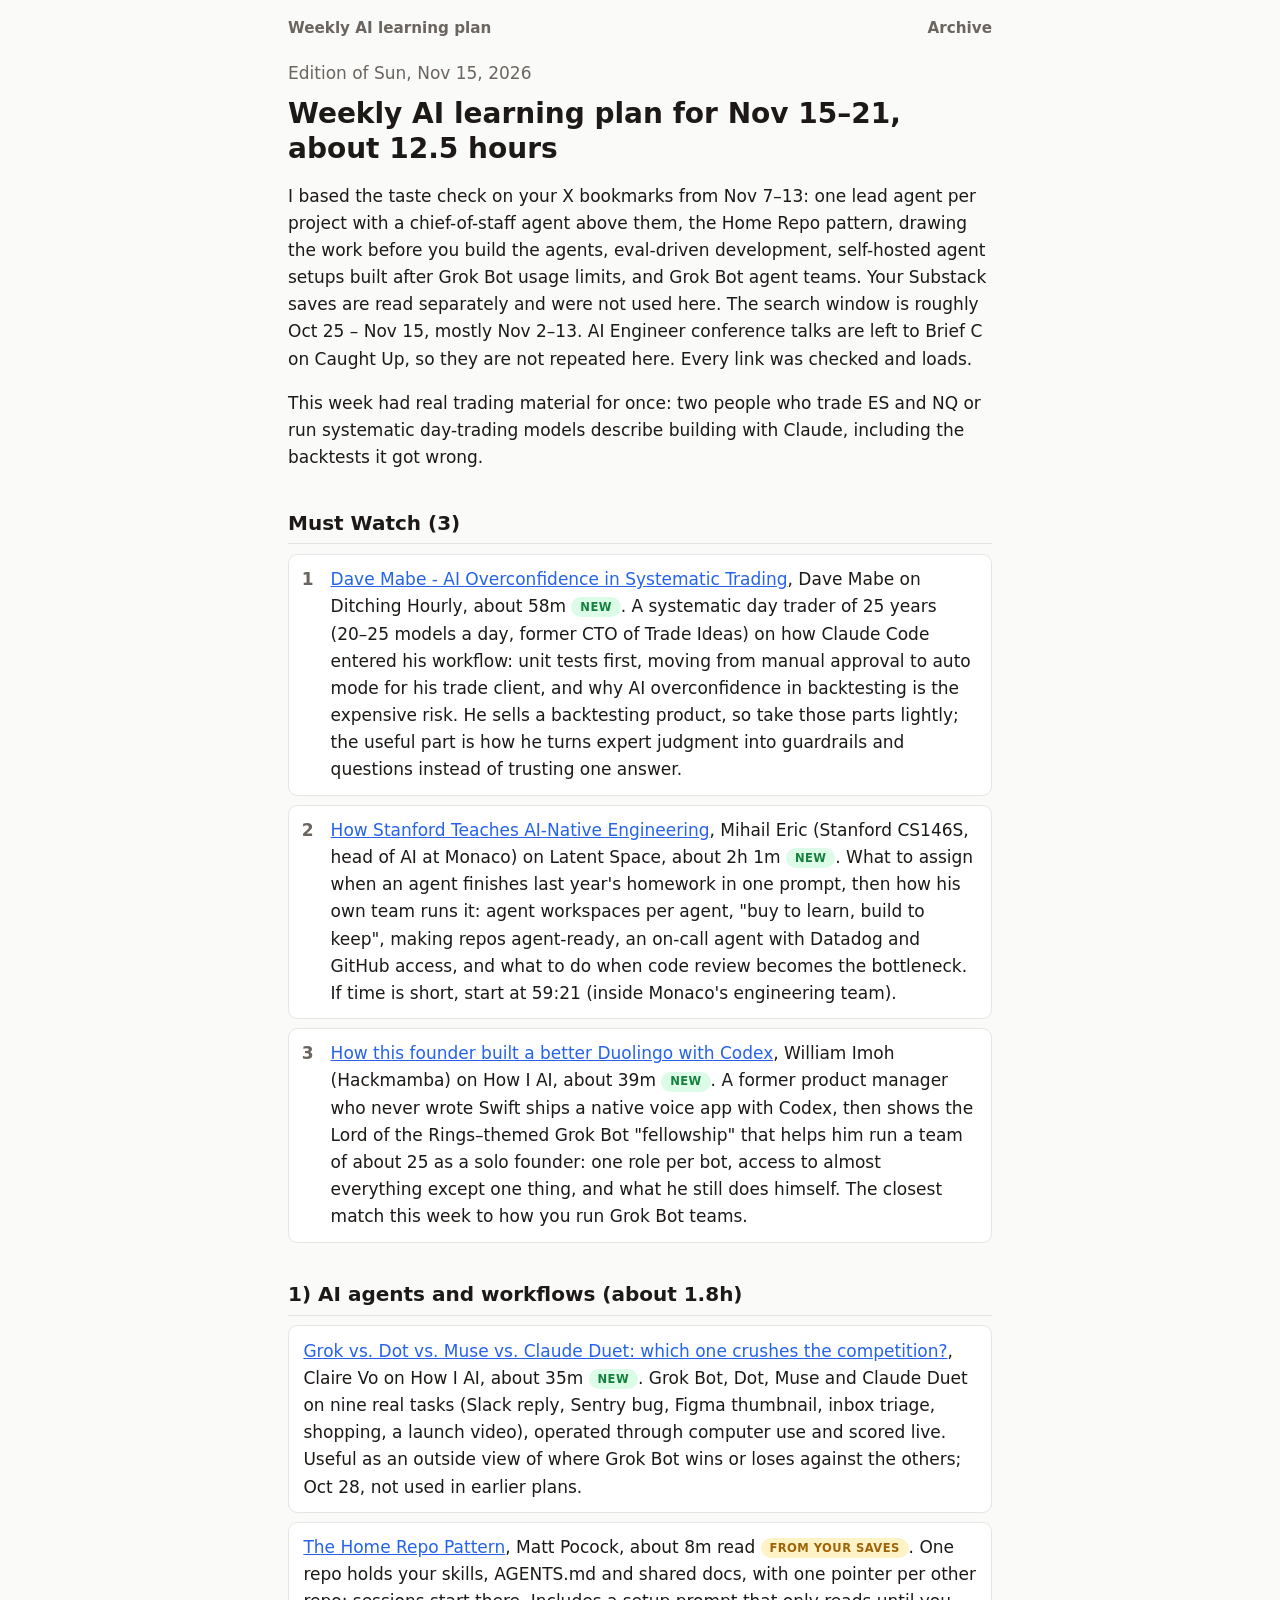
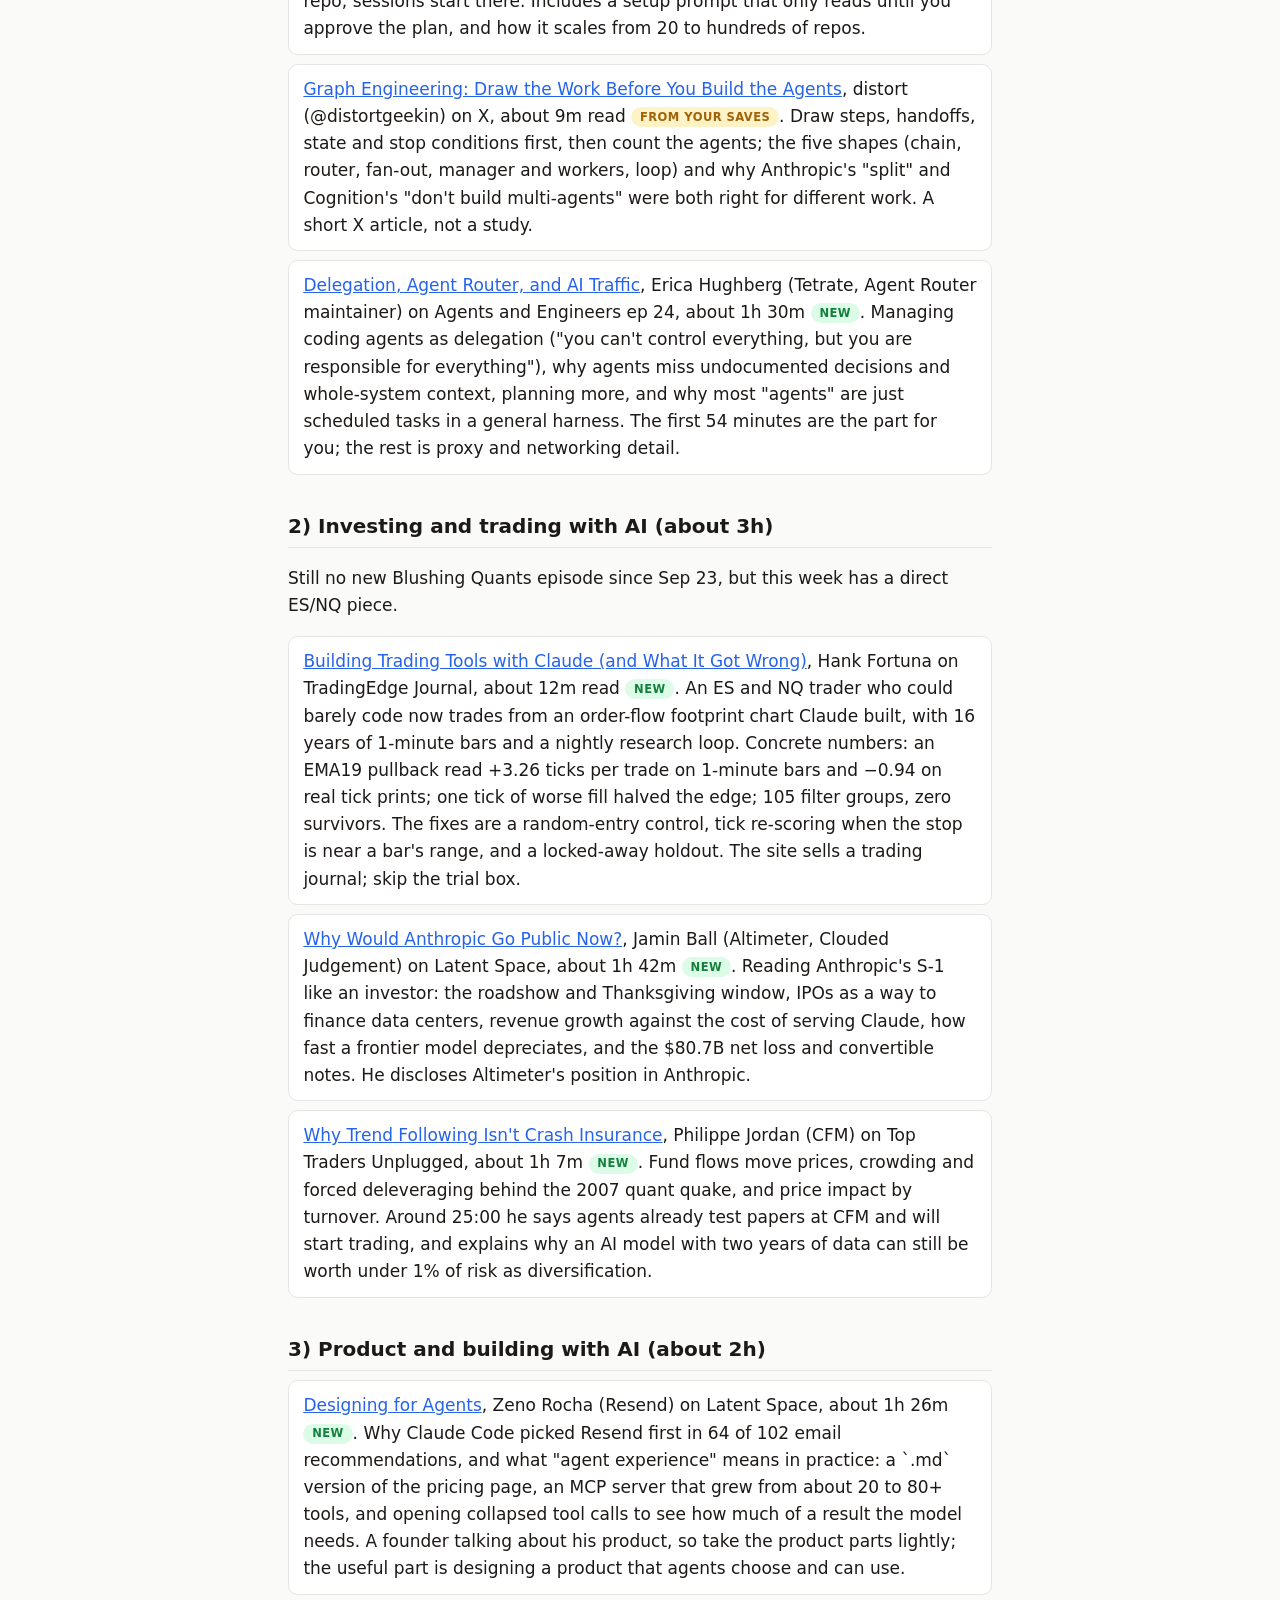
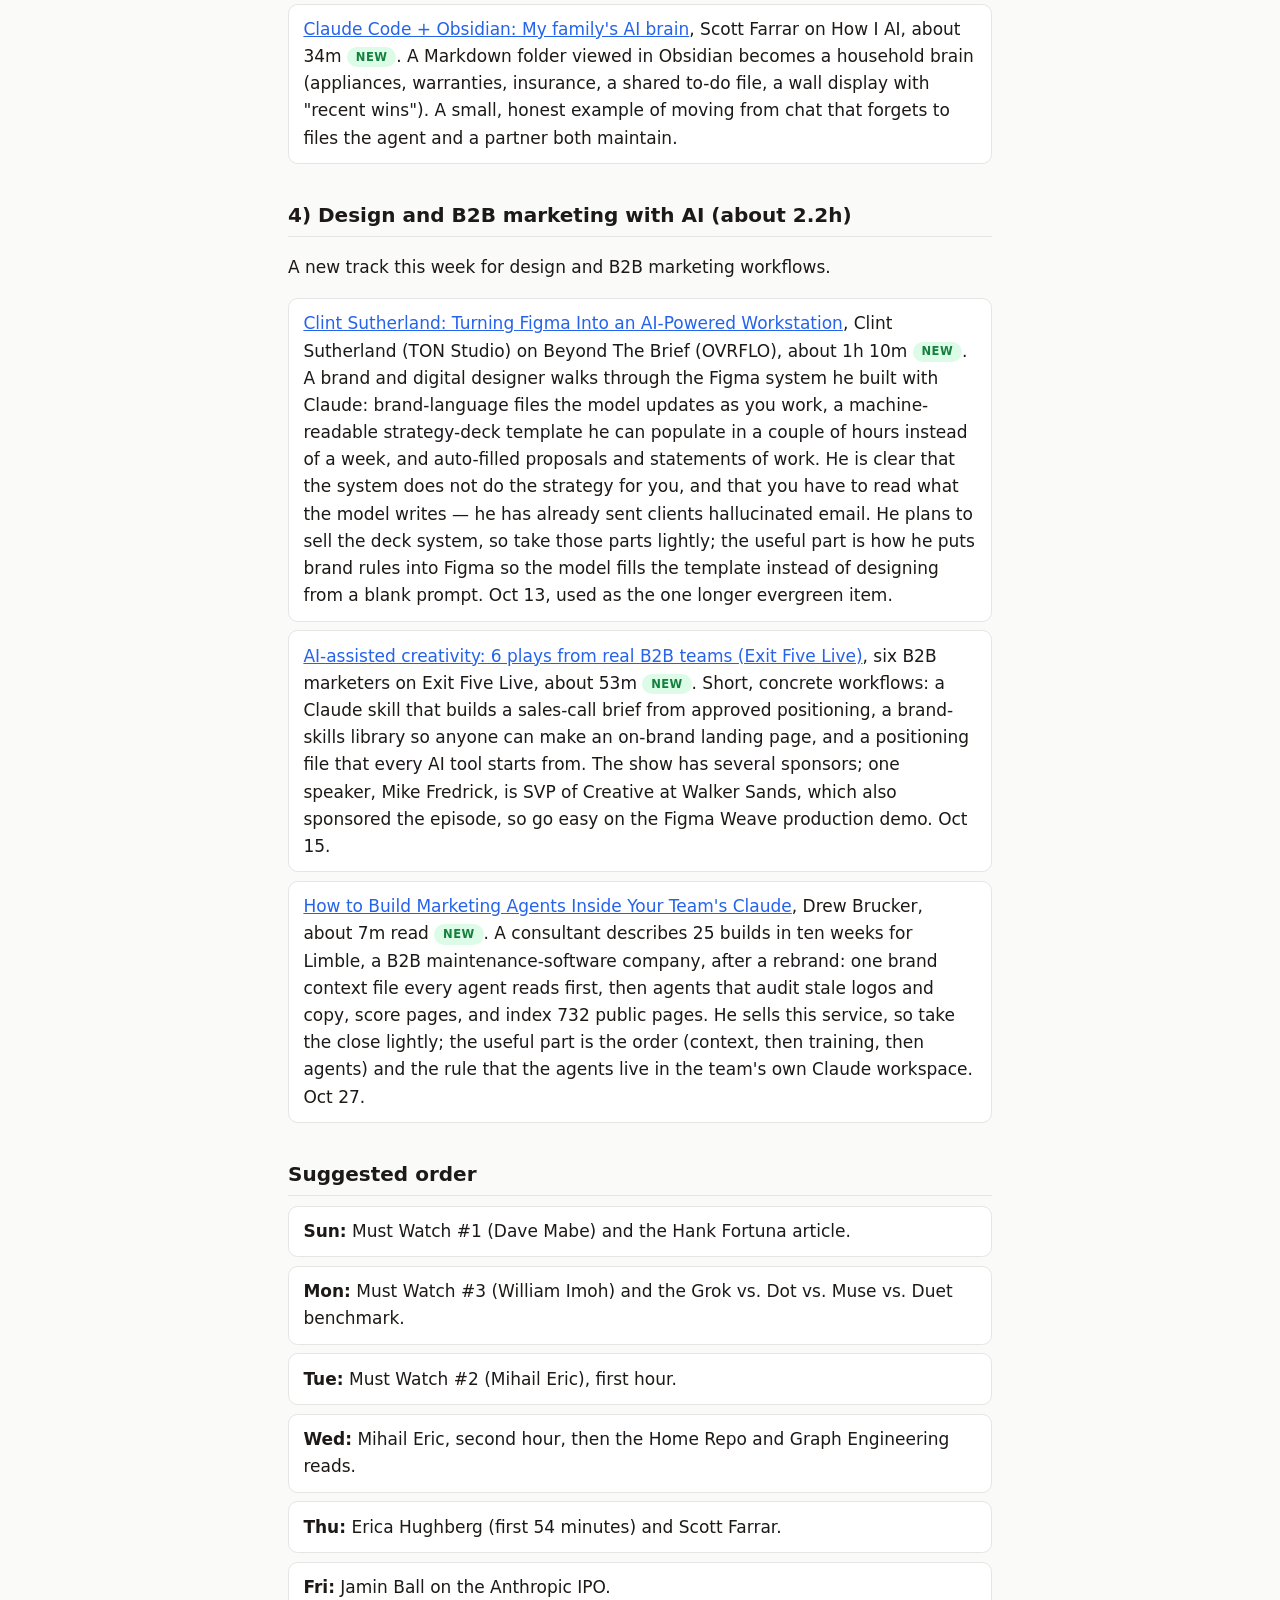
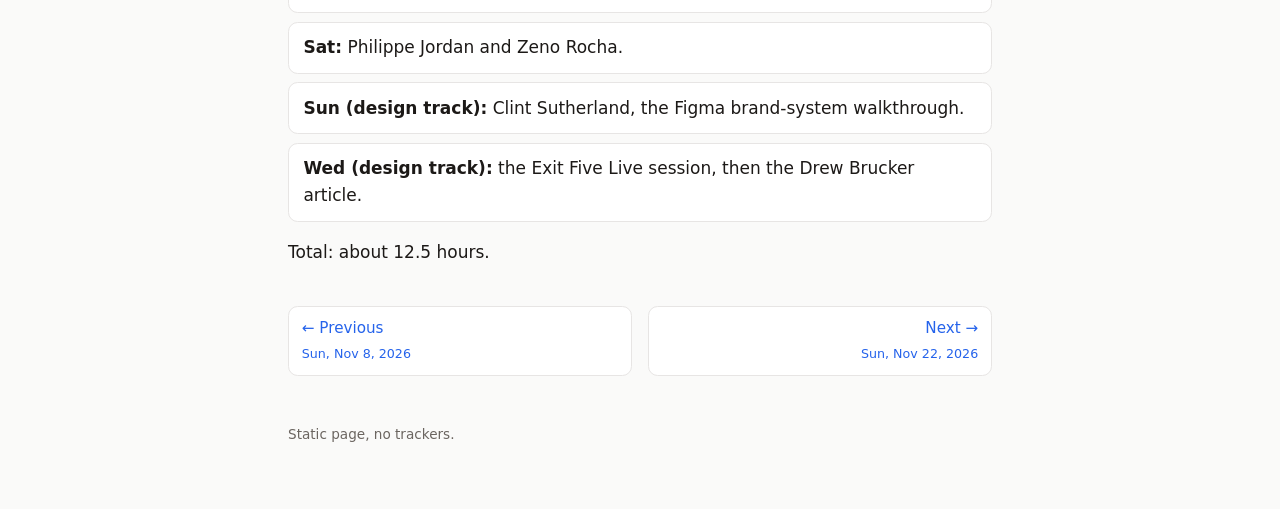
<file: editions/2026-11-15.html>
<!doctype html>
<html lang="en"><head><meta charset="utf-8">
<meta name="viewport" content="width=device-width,initial-scale=1">
<title>Weekly AI learning plan for Nov 15–21, about 12.5 hours – Weekly AI learning plan</title>
<meta name="robots" content="noindex">
<link rel="stylesheet" href="../style.css">
</head><body>
<header class="site"><a href="../index.html">Weekly AI learning plan</a><a href="../index.html">Archive</a></header>
<main>
<p class="muted" style="color:var(--muted);margin:0">Edition of Sun, Nov 15, 2026</p>
<h1>Weekly AI learning plan for Nov 15–21, about 12.5 hours</h1>
<p>I based the taste check on your X bookmarks from Nov 7–13: one lead agent per project with a chief-of-staff agent above them, the Home Repo pattern, drawing the work before you build the agents, eval-driven development, self-hosted agent setups built after Grok Bot usage limits, and Grok Bot agent teams. Your Substack saves are read separately and were not used here. The search window is roughly Oct 25 – Nov 15, mostly Nov 2–13. AI Engineer conference talks are left to Brief C on Caught Up, so they are not repeated here. Every link was checked and loads.</p>
<p>This week had real trading material for once: two people who trade ES and NQ or run systematic day-trading models describe building with Claude, including the backtests it got wrong.</p>
<h2>Must Watch (3)</h2>
<ol>
<li><a href="https://podcast.ditchinghourly.com/episodes/dave-mabe-ai-overconfidence-in-systematic-trading" target="_blank" rel="noopener noreferrer">Dave Mabe - AI Overconfidence in Systematic Trading</a>, Dave Mabe on Ditching Hourly, about 58m <span class="badge new">new</span>. A systematic day trader of 25 years (20–25 models a day, former CTO of Trade Ideas) on how Claude Code entered his workflow: unit tests first, moving from manual approval to auto mode for his trade client, and why AI overconfidence in backtesting is the expensive risk. He sells a backtesting product, so take those parts lightly; the useful part is how he turns expert judgment into guardrails and questions instead of trusting one answer.</li>
<li><a href="https://www.latent.space/p/one_million_ai_engineer_special_how_stanford_teaches_ai-native_engineering_mihail_eric_monaco/" target="_blank" rel="noopener noreferrer">How Stanford Teaches AI-Native Engineering</a>, Mihail Eric (Stanford CS146S, head of AI at Monaco) on Latent Space, about 2h 1m <span class="badge new">new</span>. What to assign when an agent finishes last year's homework in one prompt, then how his own team runs it: agent workspaces per agent, "buy to learn, build to keep", making repos agent-ready, an on-call agent with Datadog and GitHub access, and what to do when code review becomes the bottleneck. If time is short, start at 59:21 (inside Monaco's engineering team).</li>
<li><a href="https://www.lennysnewsletter.com/p/how-this-founder-built-a-better-duolingo" target="_blank" rel="noopener noreferrer">How this founder built a better Duolingo with Codex</a>, William Imoh (Hackmamba) on How I AI, about 39m <span class="badge new">new</span>. A former product manager who never wrote Swift ships a native voice app with Codex, then shows the Lord of the Rings–themed Grok Bot "fellowship" that helps him run a team of about 25 as a solo founder: one role per bot, access to almost everything except one thing, and what he still does himself. The closest match this week to how you run Grok Bot teams.</li>
</ol>
<h2>1) AI agents and workflows (about 1.8h)</h2>
<ul>
<li><a href="https://www.lennysnewsletter.com/p/grok-vs-dot-vs-muse-vs-claude-duet" target="_blank" rel="noopener noreferrer">Grok vs. Dot vs. Muse vs. Claude Duet: which one crushes the competition?</a>, Claire Vo on How I AI, about 35m <span class="badge new">new</span>. Grok Bot, Dot, Muse and Claude Duet on nine real tasks (Slack reply, Sentry bug, Figma thumbnail, inbox triage, shopping, a launch video), operated through computer use and scored live. Useful as an outside view of where Grok Bot wins or loses against the others; Oct 28, not used in earlier plans.</li>
<li><a href="https://www.aihero.dev/the-home-repo-pattern" target="_blank" rel="noopener noreferrer">The Home Repo Pattern</a>, Matt Pocock, about 8m read <span class="badge saves">from your saves</span>. One repo holds your skills, AGENTS.md and shared docs, with one pointer per other repo; sessions start there. Includes a setup prompt that only reads until you approve the plan, and how it scales from 20 to hundreds of repos.</li>
<li><a href="https://x.com/distortgeekin/status/2120494371287990372" target="_blank" rel="noopener noreferrer">Graph Engineering: Draw the Work Before You Build the Agents</a>, distort (@distortgeekin) on X, about 9m read <span class="badge saves">from your saves</span>. Draw steps, handoffs, state and stop conditions first, then count the agents; the five shapes (chain, router, fan-out, manager and workers, loop) and why Anthropic's "split" and Cognition's "don't build multi-agents" were both right for different work. A short X article, not a study.</li>
<li><a href="https://agentsandengineers.com/episodes/0024-delegation-agent-router-and-ai-traffic/" target="_blank" rel="noopener noreferrer">Delegation, Agent Router, and AI Traffic</a>, Erica Hughberg (Tetrate, Agent Router maintainer) on Agents and Engineers ep 24, about 1h 30m <span class="badge new">new</span>. Managing coding agents as delegation ("you can't control everything, but you are responsible for everything"), why agents miss undocumented decisions and whole-system context, planning more, and why most "agents" are just scheduled tasks in a general harness. The first 54 minutes are the part for you; the rest is proxy and networking detail.</li>
</ul>
<h2>2) Investing and trading with AI (about 3h)</h2>
<p>Still no new Blushing Quants episode since Sep 23, but this week has a direct ES/NQ piece.</p>
<ul>
<li><a href="https://tradingedgejournal.com/blog/building-trading-tools-with-claude/" target="_blank" rel="noopener noreferrer">Building Trading Tools with Claude (and What It Got Wrong)</a>, Hank Fortuna on TradingEdge Journal, about 12m read <span class="badge new">new</span>. An ES and NQ trader who could barely code now trades from an order-flow footprint chart Claude built, with 16 years of 1-minute bars and a nightly research loop. Concrete numbers: an EMA19 pullback read +3.26 ticks per trade on 1-minute bars and −0.94 on real tick prints; one tick of worse fill halved the edge; 105 filter groups, zero survivors. The fixes are a random-entry control, tick re-scoring when the stop is near a bar's range, and a locked-away holdout. The site sells a trading journal; skip the trial box.</li>
<li><a href="https://www.youtube.com/watch?v=P735f1xlpL0" target="_blank" rel="noopener noreferrer">Why Would Anthropic Go Public Now?</a>, Jamin Ball (Altimeter, Clouded Judgement) on Latent Space, about 1h 42m <span class="badge new">new</span>. Reading Anthropic's S-1 like an investor: the roadshow and Thanksgiving window, IPOs as a way to finance data centers, revenue growth against the cost of serving Claude, how fast a frontier model depreciates, and the $80.7B net loss and convertible notes. He discloses Altimeter's position in Anthropic.</li>
<li><a href="https://www.toptradersunplugged.com/podcast/why-trend-following-isnt-crash-insurance-ft-philippe-jordan/" target="_blank" rel="noopener noreferrer">Why Trend Following Isn't Crash Insurance</a>, Philippe Jordan (CFM) on Top Traders Unplugged, about 1h 7m <span class="badge new">new</span>. Fund flows move prices, crowding and forced deleveraging behind the 2007 quant quake, and price impact by turnover. Around 25:00 he says agents already test papers at CFM and will start trading, and explains why an AI model with two years of data can still be worth under 1% of risk as diversification.</li>
</ul>
<h2>3) Product and building with AI (about 2h)</h2>
<ul>
<li><a href="https://www.latent.space/p/resend/" target="_blank" rel="noopener noreferrer">Designing for Agents</a>, Zeno Rocha (Resend) on Latent Space, about 1h 26m <span class="badge new">new</span>. Why Claude Code picked Resend first in 64 of 102 email recommendations, and what "agent experience" means in practice: a `.md` version of the pricing page, an MCP server that grew from about 20 to 80+ tools, and opening collapsed tool calls to see how much of a result the model needs. A founder talking about his product, so take the product parts lightly; the useful part is designing a product that agents choose and can use.</li>
<li><a href="https://www.lennysnewsletter.com/p/claude-code-obsidian-my-familys-ai" target="_blank" rel="noopener noreferrer">Claude Code + Obsidian: My family's AI brain</a>, Scott Farrar on How I AI, about 34m <span class="badge new">new</span>. A Markdown folder viewed in Obsidian becomes a household brain (appliances, warranties, insurance, a shared to-do file, a wall display with "recent wins"). A small, honest example of moving from chat that forgets to files the agent and a partner both maintain.</li>
</ul>
<h2>4) Design and B2B marketing with AI (about 2.2h)</h2>
<p>A new track this week for design and B2B marketing workflows.</p>
<ul>
<li><a href="https://www.youtube.com/watch?v=OCFnZbPsQ_4" target="_blank" rel="noopener noreferrer">Clint Sutherland: Turning Figma Into an AI-Powered Workstation</a>, Clint Sutherland (TON Studio) on Beyond The Brief (OVRFLO), about 1h 10m <span class="badge new">new</span>. A brand and digital designer walks through the Figma system he built with Claude: brand-language files the model updates as you work, a machine-readable strategy-deck template he can populate in a couple of hours instead of a week, and auto-filled proposals and statements of work. He is clear that the system does not do the strategy for you, and that you have to read what the model writes — he has already sent clients hallucinated email. He plans to sell the deck system, so take those parts lightly; the useful part is how he puts brand rules into Figma so the model fills the template instead of designing from a blank prompt. Oct 13, used as the one longer evergreen item.</li>
<li><a href="https://exitfive.com/podcast/ai-assisted-creativity-6-plays-from-real-b2b-teams-exit-five-live/" target="_blank" rel="noopener noreferrer">AI-assisted creativity: 6 plays from real B2B teams (Exit Five Live)</a>, six B2B marketers on Exit Five Live, about 53m <span class="badge new">new</span>. Short, concrete workflows: a Claude skill that builds a sales-call brief from approved positioning, a brand-skills library so anyone can make an on-brand landing page, and a positioning file that every AI tool starts from. The show has several sponsors; one speaker, Mike Fredrick, is SVP of Creative at Walker Sands, which also sponsored the episode, so go easy on the Figma Weave production demo. Oct 15.</li>
<li><a href="https://drewcbrucker.com/field-notes/marketing-agents-in-claude/" target="_blank" rel="noopener noreferrer">How to Build Marketing Agents Inside Your Team's Claude</a>, Drew Brucker, about 7m read <span class="badge new">new</span>. A consultant describes 25 builds in ten weeks for Limble, a B2B maintenance-software company, after a rebrand: one brand context file every agent reads first, then agents that audit stale logos and copy, score pages, and index 732 public pages. He sells this service, so take the close lightly; the useful part is the order (context, then training, then agents) and the rule that the agents live in the team's own Claude workspace. Oct 27.</li>
</ul>
<h2>Suggested order</h2>
<ul>
<li><strong>Sun:</strong> Must Watch #1 (Dave Mabe) and the Hank Fortuna article.</li>
<li><strong>Mon:</strong> Must Watch #3 (William Imoh) and the Grok vs. Dot vs. Muse vs. Duet benchmark.</li>
<li><strong>Tue:</strong> Must Watch #2 (Mihail Eric), first hour.</li>
<li><strong>Wed:</strong> Mihail Eric, second hour, then the Home Repo and Graph Engineering reads.</li>
<li><strong>Thu:</strong> Erica Hughberg (first 54 minutes) and Scott Farrar.</li>
<li><strong>Fri:</strong> Jamin Ball on the Anthropic IPO.</li>
<li><strong>Sat:</strong> Philippe Jordan and Zeno Rocha.</li>
<li><strong>Sun (design track):</strong> Clint Sutherland, the Figma brand-system walkthrough.</li>
<li><strong>Wed (design track):</strong> the Exit Five Live session, then the Drew Brucker article.</li>
</ul>
<p>Total: about 12.5 hours.</p>
<nav class="pn"><a class="prev" href="2026-11-08.html">&larr; Previous<br><small>Sun, Nov 8, 2026</small></a><a class="next" href="2026-11-22.html">Next &rarr;<br><small>Sun, Nov 22, 2026</small></a></nav>
<footer>Static page, no trackers.</footer>
</main></body></html>
</file>
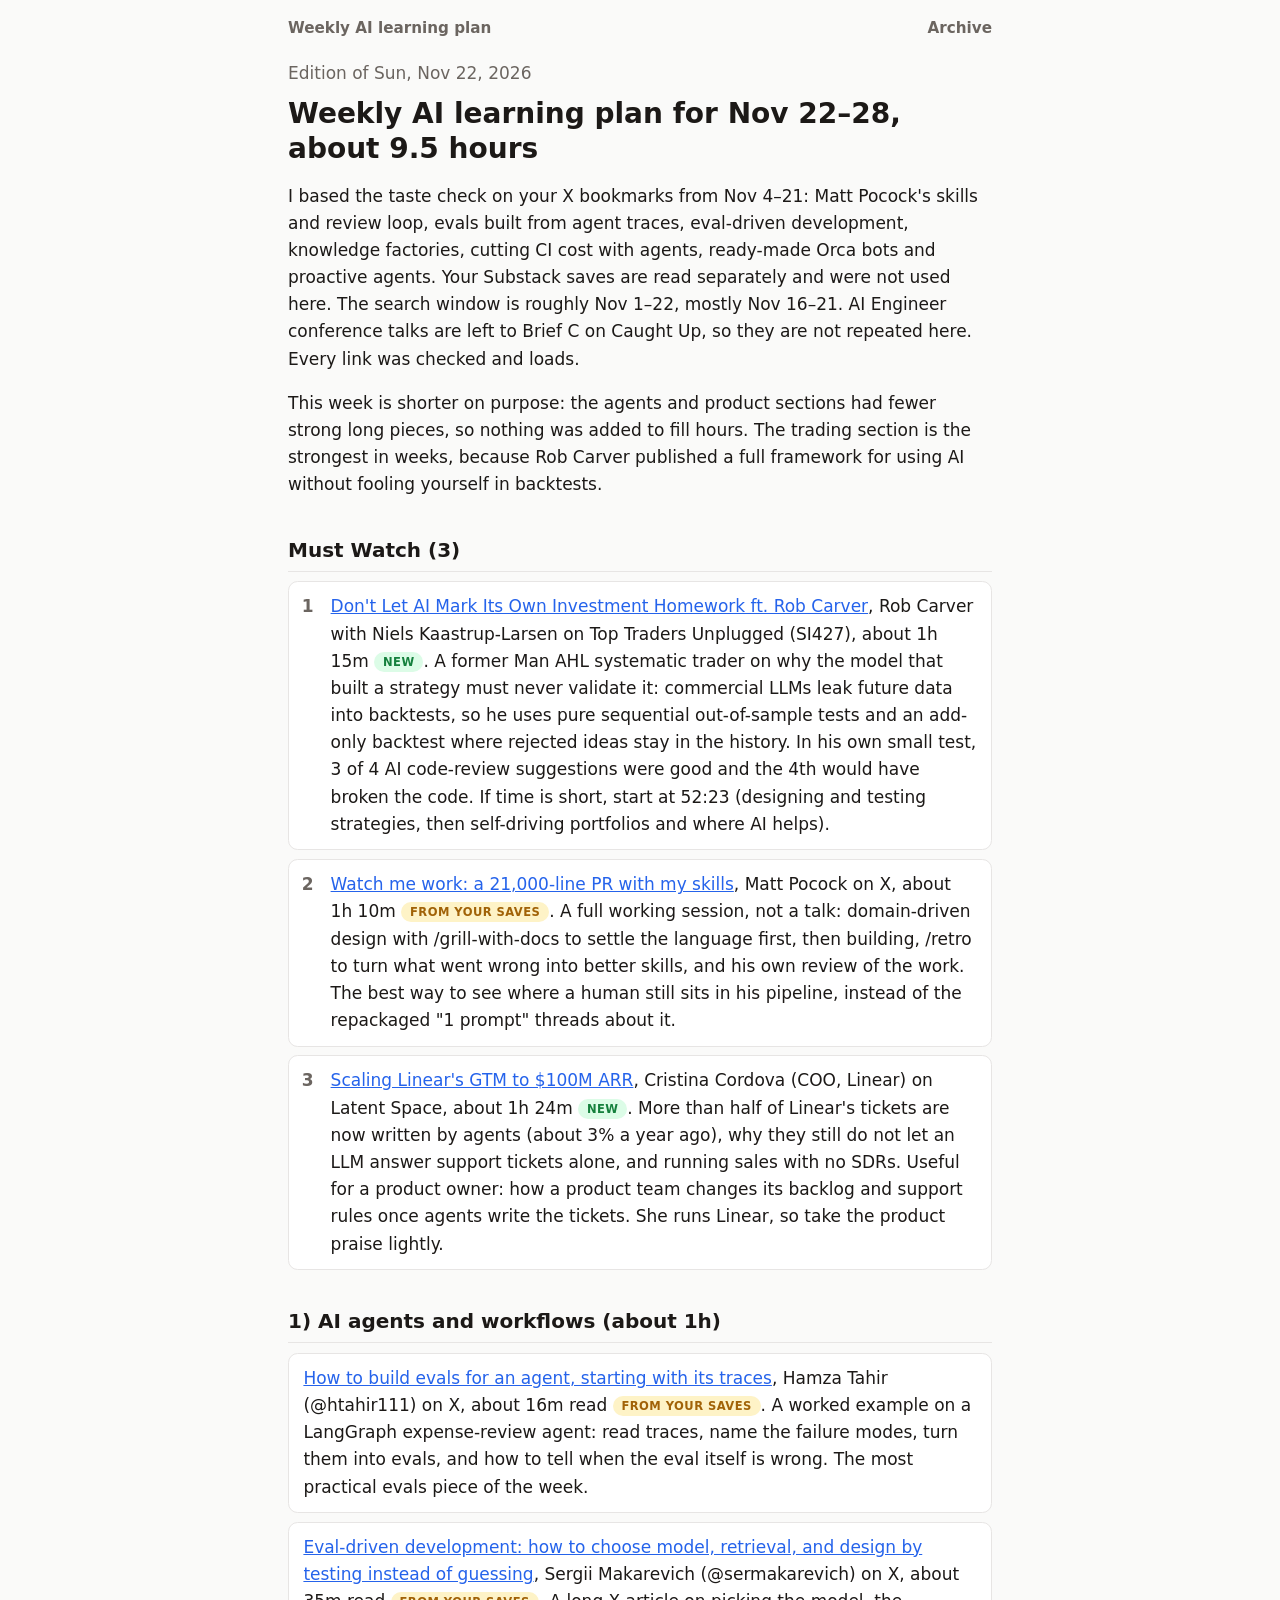
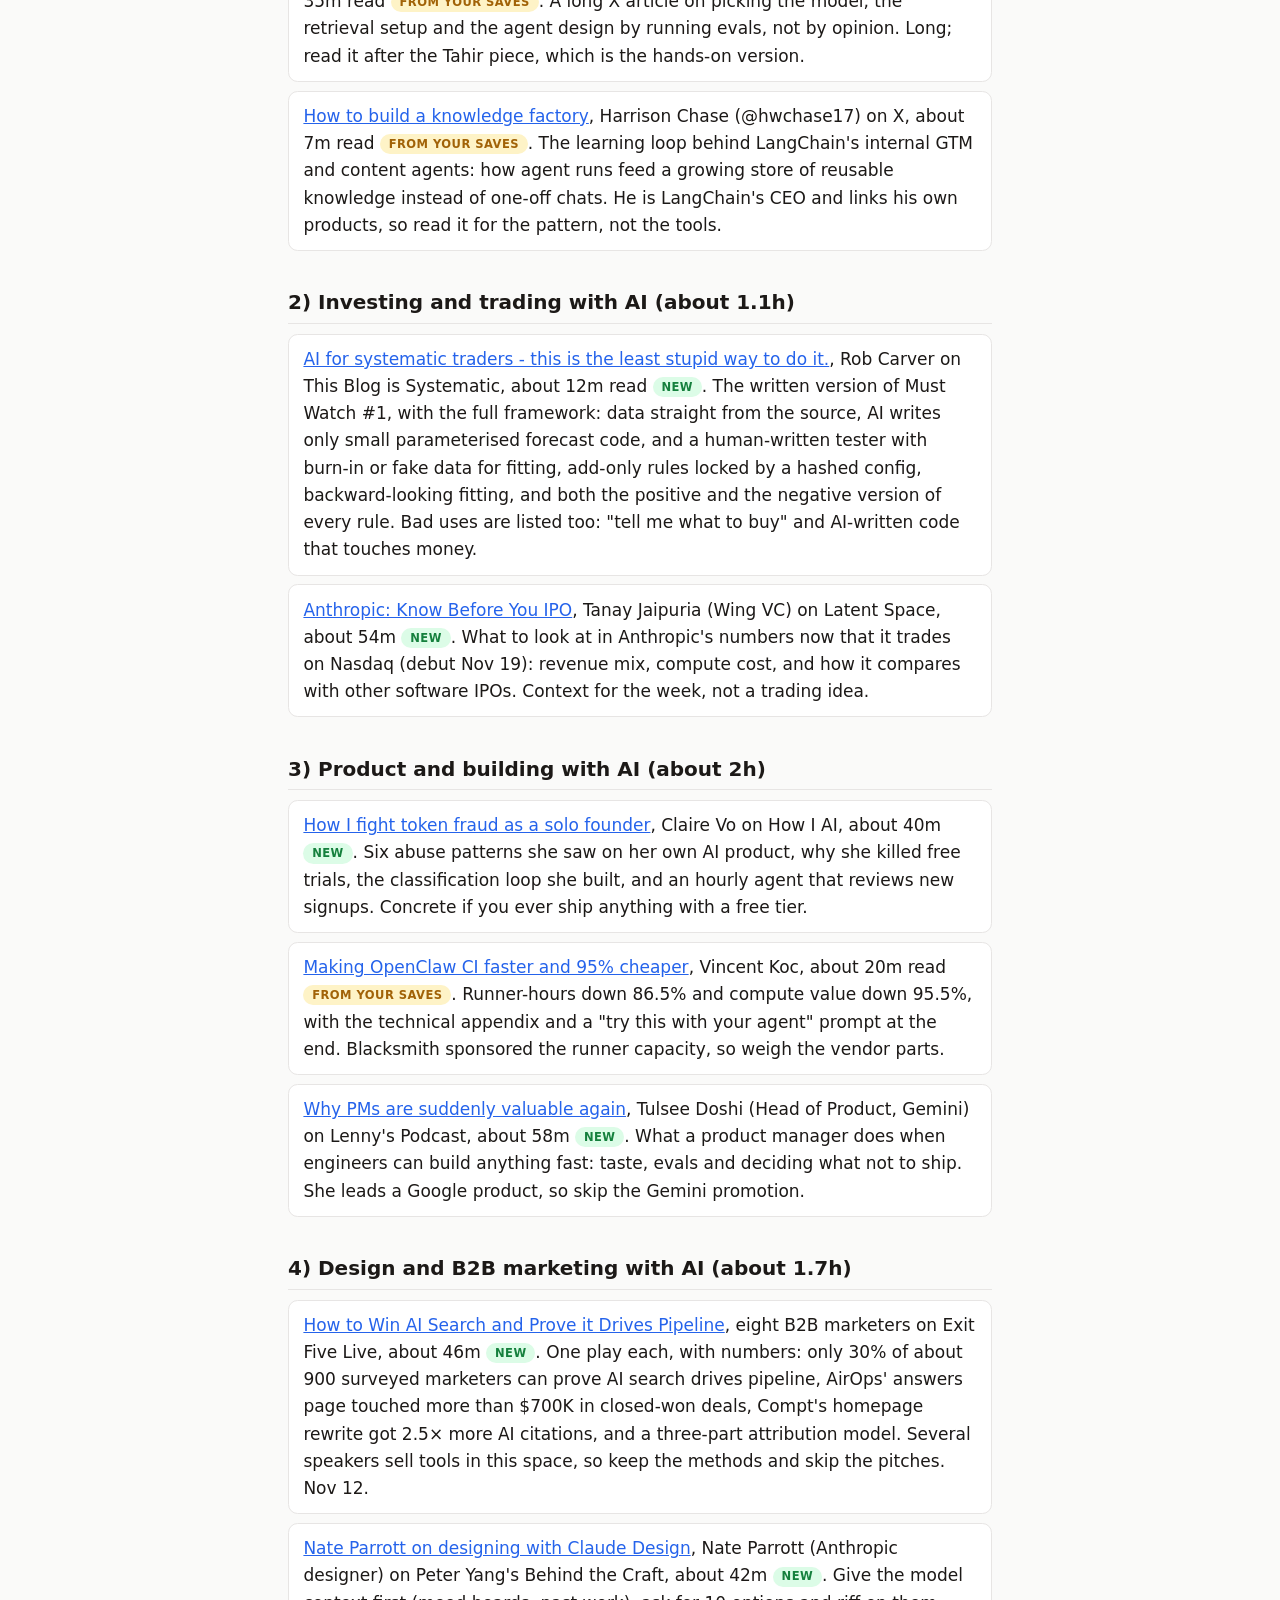
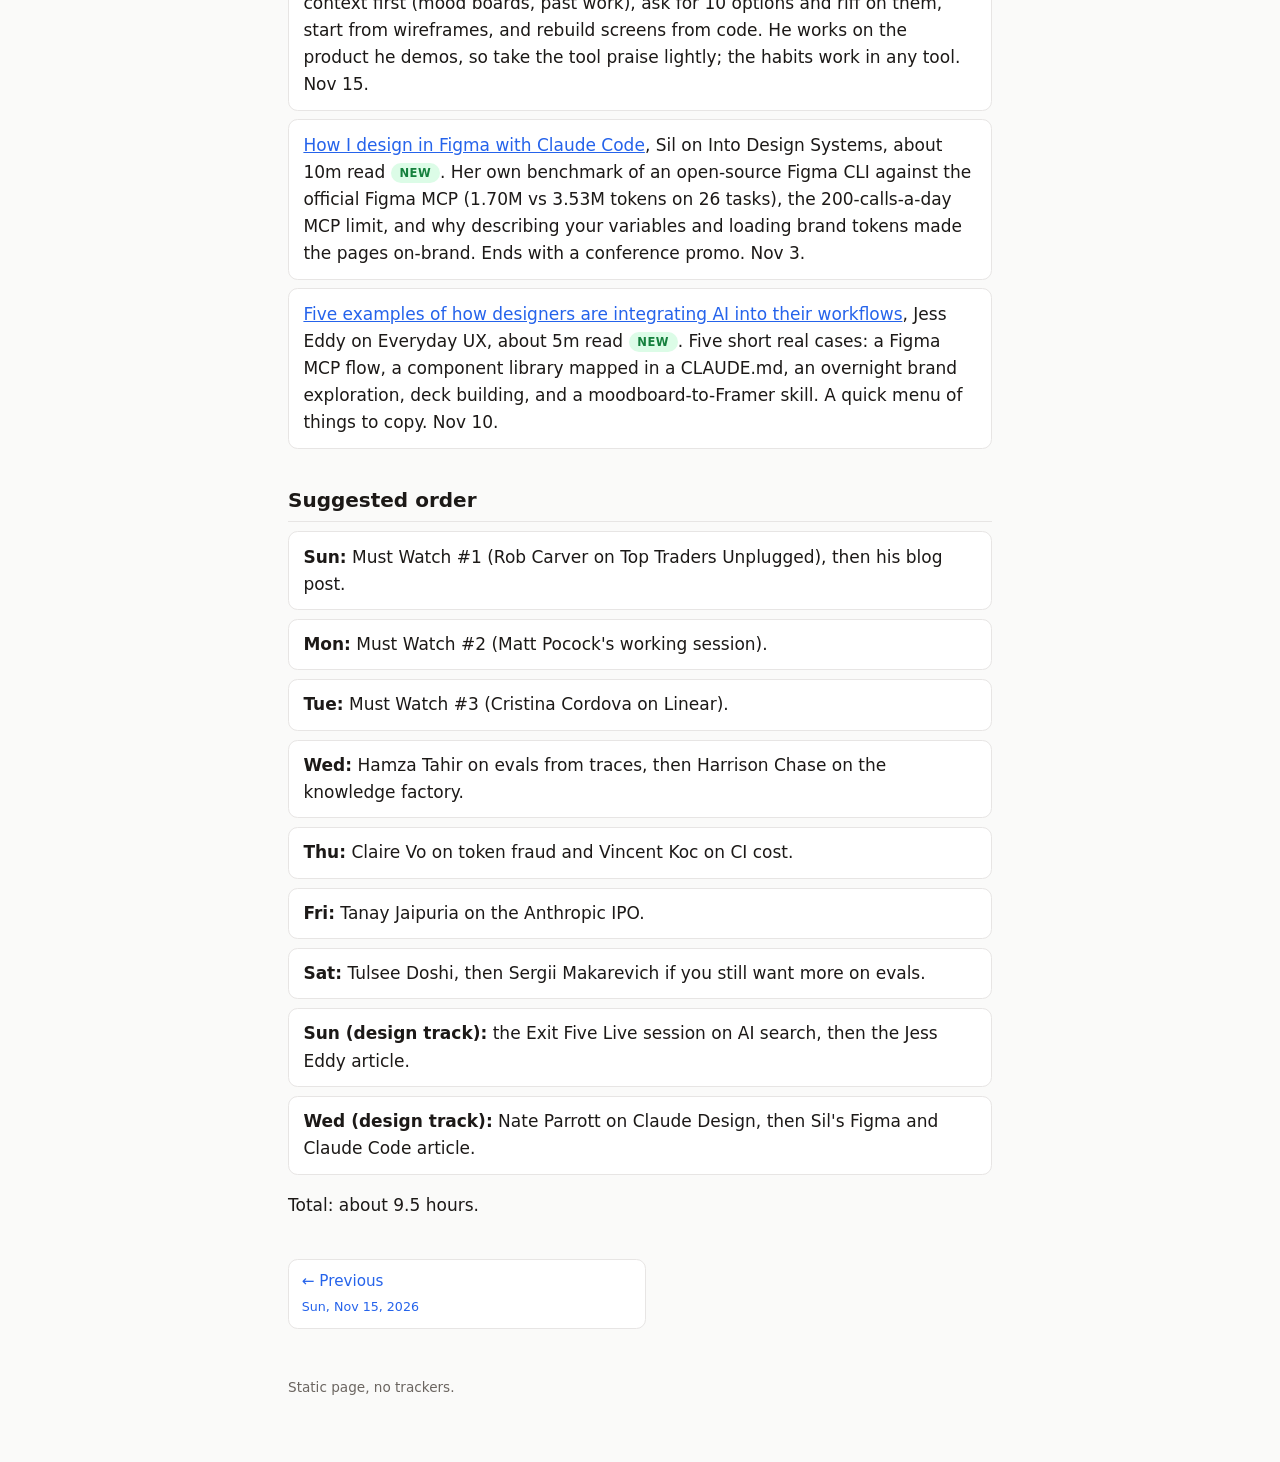
<file: editions/2026-11-22.html>
<!doctype html>
<html lang="en"><head><meta charset="utf-8">
<meta name="viewport" content="width=device-width,initial-scale=1">
<title>Weekly AI learning plan for Nov 22–28, about 9.5 hours – Weekly AI learning plan</title>
<meta name="robots" content="noindex">
<link rel="stylesheet" href="../style.css">
</head><body>
<header class="site"><a href="../index.html">Weekly AI learning plan</a><a href="../index.html">Archive</a></header>
<main>
<p class="muted" style="color:var(--muted);margin:0">Edition of Sun, Nov 22, 2026</p>
<h1>Weekly AI learning plan for Nov 22–28, about 9.5 hours</h1>
<p>I based the taste check on your X bookmarks from Nov 4–21: Matt Pocock's skills and review loop, evals built from agent traces, eval-driven development, knowledge factories, cutting CI cost with agents, ready-made Orca bots and proactive agents. Your Substack saves are read separately and were not used here. The search window is roughly Nov 1–22, mostly Nov 16–21. AI Engineer conference talks are left to Brief C on Caught Up, so they are not repeated here. Every link was checked and loads.</p>
<p>This week is shorter on purpose: the agents and product sections had fewer strong long pieces, so nothing was added to fill hours. The trading section is the strongest in weeks, because Rob Carver published a full framework for using AI without fooling yourself in backtests.</p>
<h2>Must Watch (3)</h2>
<ol>
<li><a href="https://www.toptradersunplugged.com/podcast/dont-let-ai-mark-its-own-homework-rob-carver/" target="_blank" rel="noopener noreferrer">Don't Let AI Mark Its Own Investment Homework ft. Rob Carver</a>, Rob Carver with Niels Kaastrup-Larsen on Top Traders Unplugged (SI427), about 1h 15m <span class="badge new">new</span>. A former Man AHL systematic trader on why the model that built a strategy must never validate it: commercial LLMs leak future data into backtests, so he uses pure sequential out-of-sample tests and an add-only backtest where rejected ideas stay in the history. In his own small test, 3 of 4 AI code-review suggestions were good and the 4th would have broken the code. If time is short, start at 52:23 (designing and testing strategies, then self-driving portfolios and where AI helps).</li>
<li><a href="https://x.com/mattpocockuk/status/2123098316867051991" target="_blank" rel="noopener noreferrer">Watch me work: a 21,000-line PR with my skills</a>, Matt Pocock on X, about 1h 10m <span class="badge saves">from your saves</span>. A full working session, not a talk: domain-driven design with /grill-with-docs to settle the language first, then building, /retro to turn what went wrong into better skills, and his own review of the work. The best way to see where a human still sits in his pipeline, instead of the repackaged "1 prompt" threads about it.</li>
<li><a href="https://latent.space/p/linear-scaling/" target="_blank" rel="noopener noreferrer">Scaling Linear's GTM to $100M ARR</a>, Cristina Cordova (COO, Linear) on Latent Space, about 1h 24m <span class="badge new">new</span>. More than half of Linear's tickets are now written by agents (about 3% a year ago), why they still do not let an LLM answer support tickets alone, and running sales with no SDRs. Useful for a product owner: how a product team changes its backlog and support rules once agents write the tickets. She runs Linear, so take the product praise lightly.</li>
</ol>
<h2>1) AI agents and workflows (about 1h)</h2>
<ul>
<li><a href="https://x.com/htahir111/status/2123839496437334458" target="_blank" rel="noopener noreferrer">How to build evals for an agent, starting with its traces</a>, Hamza Tahir (@htahir111) on X, about 16m read <span class="badge saves">from your saves</span>. A worked example on a LangGraph expense-review agent: read traces, name the failure modes, turn them into evals, and how to tell when the eval itself is wrong. The most practical evals piece of the week.</li>
<li><a href="https://x.com/sermakarevich/status/2123078038598365335" target="_blank" rel="noopener noreferrer">Eval-driven development: how to choose model, retrieval, and design by testing instead of guessing</a>, Sergii Makarevich (@sermakarevich) on X, about 35m read <span class="badge saves">from your saves</span>. A long X article on picking the model, the retrieval setup and the agent design by running evals, not by opinion. Long; read it after the Tahir piece, which is the hands-on version.</li>
<li><a href="https://x.com/hwchase17/status/2124181216719151585" target="_blank" rel="noopener noreferrer">How to build a knowledge factory</a>, Harrison Chase (@hwchase17) on X, about 7m read <span class="badge saves">from your saves</span>. The learning loop behind LangChain's internal GTM and content agents: how agent runs feed a growing store of reusable knowledge instead of one-off chats. He is LangChain's CEO and links his own products, so read it for the pattern, not the tools.</li>
</ul>
<h2>2) Investing and trading with AI (about 1.1h)</h2>
<ul>
<li><a href="https://qoppac.blogspot.com/2026/11/ai-for-systematic-traders-this-is-least.html" target="_blank" rel="noopener noreferrer">AI for systematic traders - this is the least stupid way to do it.</a>, Rob Carver on This Blog is Systematic, about 12m read <span class="badge new">new</span>. The written version of Must Watch #1, with the full framework: data straight from the source, AI writes only small parameterised forecast code, and a human-written tester with burn-in or fake data for fitting, add-only rules locked by a hashed config, backward-looking fitting, and both the positive and the negative version of every rule. Bad uses are listed too: "tell me what to buy" and AI-written code that touches money.</li>
<li><a href="https://www.youtube.com/watch?v=wX8nDtGIfYA" target="_blank" rel="noopener noreferrer">Anthropic: Know Before You IPO</a>, Tanay Jaipuria (Wing VC) on Latent Space, about 54m <span class="badge new">new</span>. What to look at in Anthropic's numbers now that it trades on Nasdaq (debut Nov 19): revenue mix, compute cost, and how it compares with other software IPOs. Context for the week, not a trading idea.</li>
</ul>
<h2>3) Product and building with AI (about 2h)</h2>
<ul>
<li><a href="https://www.lennysnewsletter.com/p/how-i-fight-token-fraud-as-a-solo" target="_blank" rel="noopener noreferrer">How I fight token fraud as a solo founder</a>, Claire Vo on How I AI, about 40m <span class="badge new">new</span>. Six abuse patterns she saw on her own AI product, why she killed free trials, the classification loop she built, and an hourly agent that reviews new signups. Concrete if you ever ship anything with a free tier.</li>
<li><a href="https://vincent.build/openclaw-ci-cost-reduction/" target="_blank" rel="noopener noreferrer">Making OpenClaw CI faster and 95% cheaper</a>, Vincent Koc, about 20m read <span class="badge saves">from your saves</span>. Runner-hours down 86.5% and compute value down 95.5%, with the technical appendix and a "try this with your agent" prompt at the end. Blacksmith sponsored the runner capacity, so weigh the vendor parts.</li>
<li><a href="https://www.lennysnewsletter.com/p/what-it-actually-takes-to-build-frontier" target="_blank" rel="noopener noreferrer">Why PMs are suddenly valuable again</a>, Tulsee Doshi (Head of Product, Gemini) on Lenny's Podcast, about 58m <span class="badge new">new</span>. What a product manager does when engineers can build anything fast: taste, evals and deciding what not to ship. She leads a Google product, so skip the Gemini promotion.</li>
</ul>
<h2>4) Design and B2B marketing with AI (about 1.7h)</h2>
<ul>
<li><a href="https://exitfive.com/podcast/how-to-win-ai-search-and-prove-it-drives-pipeline-with-airops-compt-muck-rack-and-more/" target="_blank" rel="noopener noreferrer">How to Win AI Search and Prove it Drives Pipeline</a>, eight B2B marketers on Exit Five Live, about 46m <span class="badge new">new</span>. One play each, with numbers: only 30% of about 900 surveyed marketers can prove AI search drives pipeline, AirOps' answers page touched more than $700K in closed-won deals, Compt's homepage rewrite got 2.5× more AI citations, and a three-part attribution model. Several speakers sell tools in this space, so keep the methods and skip the pitches. Nov 12.</li>
<li><a href="https://www.youtube.com/watch?v=604T-74s3KE" target="_blank" rel="noopener noreferrer">Nate Parrott on designing with Claude Design</a>, Nate Parrott (Anthropic designer) on Peter Yang's Behind the Craft, about 42m <span class="badge new">new</span>. Give the model context first (mood boards, past work), ask for 10 options and riff on them, start from wireframes, and rebuild screens from code. He works on the product he demos, so take the tool praise lightly; the habits work in any tool. Nov 15.</li>
<li><a href="https://intodesignsystems.substack.com/p/design-in-figma-with-claude-code-figma-cli" target="_blank" rel="noopener noreferrer">How I design in Figma with Claude Code</a>, Sil on Into Design Systems, about 10m read <span class="badge new">new</span>. Her own benchmark of an open-source Figma CLI against the official Figma MCP (1.70M vs 3.53M tokens on 26 tasks), the 200-calls-a-day MCP limit, and why describing your variables and loading brand tokens made the pages on-brand. Ends with a conference promo. Nov 3.</li>
<li><a href="https://www.everydayux.net/ai-design-workflow-examples/" target="_blank" rel="noopener noreferrer">Five examples of how designers are integrating AI into their workflows</a>, Jess Eddy on Everyday UX, about 5m read <span class="badge new">new</span>. Five short real cases: a Figma MCP flow, a component library mapped in a CLAUDE.md, an overnight brand exploration, deck building, and a moodboard-to-Framer skill. A quick menu of things to copy. Nov 10.</li>
</ul>
<h2>Suggested order</h2>
<ul>
<li><strong>Sun:</strong> Must Watch #1 (Rob Carver on Top Traders Unplugged), then his blog post.</li>
<li><strong>Mon:</strong> Must Watch #2 (Matt Pocock's working session).</li>
<li><strong>Tue:</strong> Must Watch #3 (Cristina Cordova on Linear).</li>
<li><strong>Wed:</strong> Hamza Tahir on evals from traces, then Harrison Chase on the knowledge factory.</li>
<li><strong>Thu:</strong> Claire Vo on token fraud and Vincent Koc on CI cost.</li>
<li><strong>Fri:</strong> Tanay Jaipuria on the Anthropic IPO.</li>
<li><strong>Sat:</strong> Tulsee Doshi, then Sergii Makarevich if you still want more on evals.</li>
<li><strong>Sun (design track):</strong> the Exit Five Live session on AI search, then the Jess Eddy article.</li>
<li><strong>Wed (design track):</strong> Nate Parrott on Claude Design, then Sil's Figma and Claude Code article.</li>
</ul>
<p>Total: about 9.5 hours.</p>
<nav class="pn"><a class="prev" href="2026-11-15.html">&larr; Previous<br><small>Sun, Nov 15, 2026</small></a><span class="ph"></span></nav>
<footer>Static page, no trackers.</footer>
</main></body></html>
</file>
<file: style.css>
:root{color-scheme:light dark;--bg:#fafaf9;--fg:#1c1917;--muted:#6b6560;--card:#fff;--line:#e7e5e4;--accent:#2563eb;--new:#15803d;--newbg:#dcfce7;--save:#a16207;--savebg:#fef3c7}
@media(prefers-color-scheme:dark){:root{--bg:#121110;--fg:#ecebe9;--muted:#a09a94;--card:#1b1a19;--line:#2c2a28;--accent:#7aa7ff;--new:#86efac;--newbg:#14391f;--save:#fde68a;--savebg:#3d2f08}}
*{box-sizing:border-box}
body{margin:0;background:var(--bg);color:var(--fg);font:17px/1.6 system-ui,-apple-system,"Segoe UI",Roboto,sans-serif}
main{max-width:46rem;margin:0 auto;padding:1.25rem 1rem 4rem}
header.site{max-width:46rem;margin:0 auto;padding:1rem 1rem 0;display:flex;justify-content:space-between;gap:1rem;font-size:.95rem}
header.site a{color:var(--muted);text-decoration:none;font-weight:600}
a{color:var(--accent)}
h1{font-size:1.75rem;line-height:1.25;margin:.5rem 0 1rem}
h2{font-size:1.25rem;margin:2.2rem 0 .6rem;padding-bottom:.3rem;border-bottom:1px solid var(--line)}
h3{font-size:1.05rem;margin:1.5rem 0 .4rem}
ul,ol{padding:0;margin:.5rem 0;list-style:none}
li{background:var(--card);border:1px solid var(--line);border-radius:.6rem;padding:.7rem .9rem;margin:.55rem 0}
ol{counter-reset:n}ol>li{counter-increment:n;padding-left:2.6rem;position:relative}
ol>li::before{content:counter(n);position:absolute;left:.8rem;top:.7rem;font-weight:700;color:var(--muted)}
.badge{display:inline-block;font-size:.72rem;font-weight:700;text-transform:uppercase;letter-spacing:.04em;border-radius:999px;padding:.05rem .55rem;vertical-align:.1em}
.badge.new{color:var(--new);background:var(--newbg)}.badge.saves{color:var(--save);background:var(--savebg)}
nav.pn{display:flex;justify-content:space-between;gap:1rem;margin:2.5rem 0 0;font-size:.95rem}
nav.pn a{flex:1;border:1px solid var(--line);background:var(--card);border-radius:.6rem;padding:.6rem .8rem;text-decoration:none}
nav.pn a.next{text-align:right}nav.pn span.ph{flex:1}
.idx li{padding:0}.idx li a{display:block;padding:.8rem .9rem;text-decoration:none;color:var(--fg)}
.idx small{display:block;color:var(--muted)}
footer{color:var(--muted);font-size:.85rem;margin-top:3rem}
.summary{display:block;color:var(--muted);font-size:.93em;line-height:1.5;margin-top:.45rem}
.resource-summary{cursor:pointer;list-style:none}
.resource-summary::-webkit-details-marker{display:none}
.resource-summary::after{content:"＋";float:right;color:var(--muted);font-weight:700}
.resource-details[open]>.resource-summary::after{content:"−"}
.resource-summary:focus-visible{outline:2px solid var(--accent);outline-offset:3px;border-radius:.25rem}
</file>
